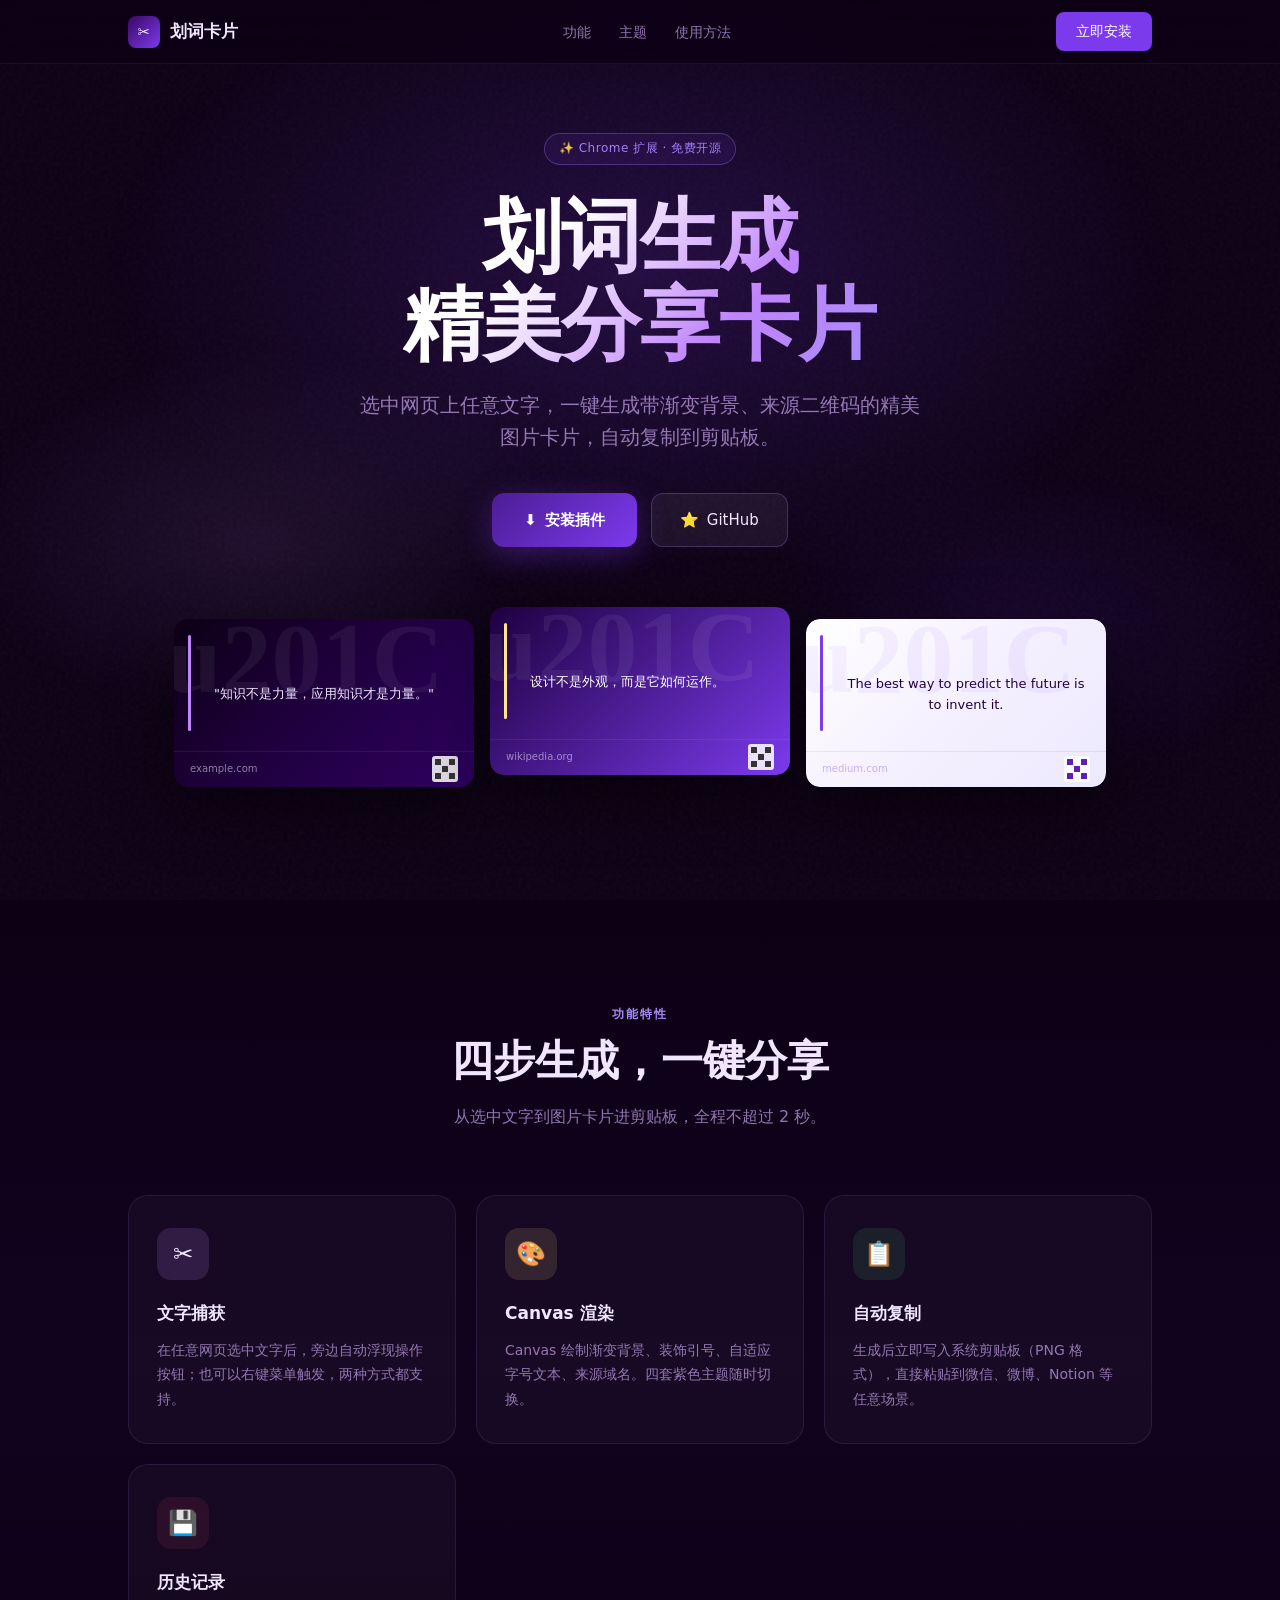
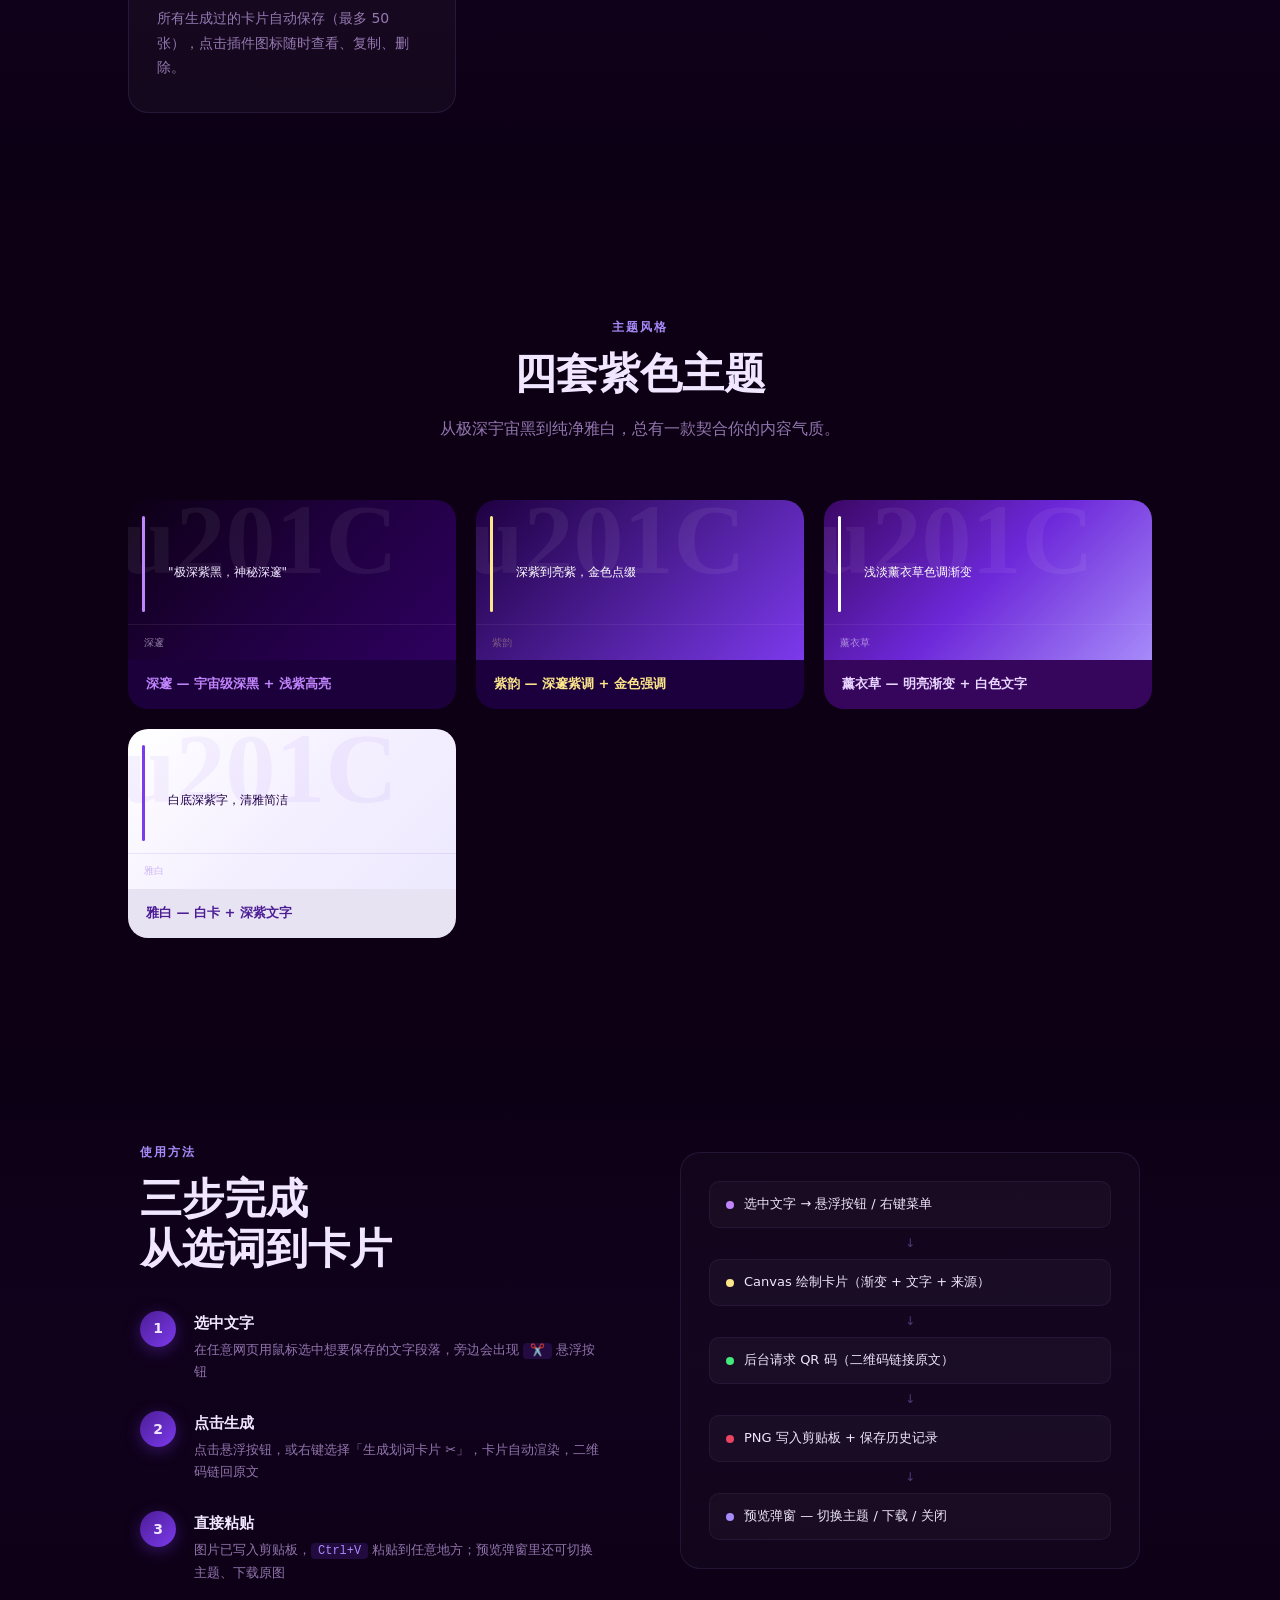
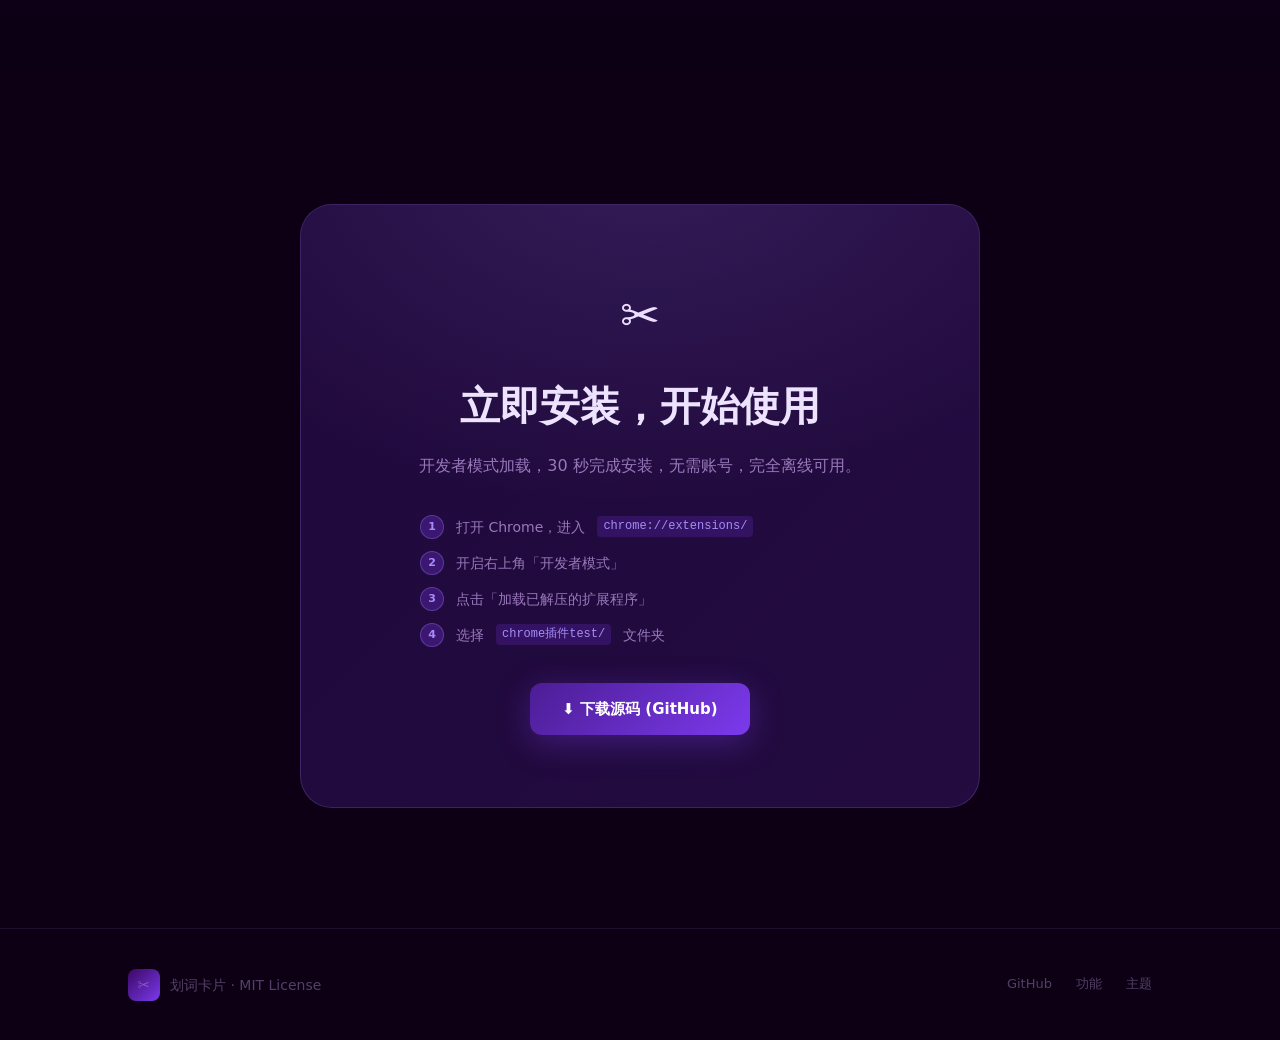
<file: index.html>
<!DOCTYPE html>
<html lang="zh-CN">
<head>
  <meta charset="UTF-8" />
  <meta name="viewport" content="width=device-width, initial-scale=1.0" />
  <title>划词卡片 · Chrome 插件</title>
  <style>
    /* ── Reset & Base ──────────────────────────────────────────────────────── */
    *, *::before, *::after { box-sizing: border-box; margin: 0; padding: 0; }

    :root {
      --purple-deep:   #0d0015;
      --purple-dark:   #1e0040;
      --purple-mid:    #4c1d95;
      --purple-main:   #7c3aed;
      --purple-light:  #a78bfa;
      --purple-pale:   #ede9fe;
      --accent-gold:   #fde68a;
      --text-primary:  #f0e6ff;
      --text-secondary: rgba(216,180,254,0.65);
      --text-muted:    rgba(216,180,254,0.35);
    }

    html { scroll-behavior: smooth; }

    body {
      font-family: "PingFang SC", "Noto Sans SC", "Microsoft YaHei", system-ui, sans-serif;
      background: var(--purple-deep);
      color: var(--text-primary);
      line-height: 1.6;
      overflow-x: hidden;
    }

    /* ── Noise texture overlay ─────────────────────────────────────────────── */
    body::before {
      content: '';
      position: fixed;
      inset: 0;
      background-image: url("data:image/svg+xml,%3Csvg viewBox='0 0 256 256' xmlns='http://www.w3.org/2000/svg'%3E%3Cfilter id='noise'%3E%3CfeTurbulence type='fractalNoise' baseFrequency='0.9' numOctaves='4' stitchTiles='stitch'/%3E%3C/filter%3E%3Crect width='100%25' height='100%25' filter='url(%23noise)' opacity='0.04'/%3E%3C/svg%3E");
      pointer-events: none;
      z-index: 0;
    }

    /* ── Nav ───────────────────────────────────────────────────────────────── */
    nav {
      position: fixed;
      top: 0; left: 0; right: 0;
      z-index: 100;
      display: flex;
      align-items: center;
      justify-content: space-between;
      padding: 0 10%;
      height: 64px;
      background: rgba(13, 0, 21, 0.75);
      backdrop-filter: blur(20px);
      -webkit-backdrop-filter: blur(20px);
      border-bottom: 1px solid rgba(167,139,250,0.1);
    }

    .nav-logo {
      display: flex;
      align-items: center;
      gap: 10px;
      font-size: 17px;
      font-weight: 600;
      color: var(--text-primary);
      text-decoration: none;
    }

    .nav-logo-icon {
      width: 32px;
      height: 32px;
      border-radius: 8px;
      background: linear-gradient(135deg, #3b0764, #7c3aed);
      display: flex;
      align-items: center;
      justify-content: center;
      font-size: 15px;
    }

    .nav-links {
      display: flex;
      gap: 28px;
      list-style: none;
    }

    .nav-links a {
      color: var(--text-secondary);
      text-decoration: none;
      font-size: 14px;
      transition: color 0.2s;
    }
    .nav-links a:hover { color: var(--text-primary); }

    .btn-nav {
      padding: 8px 20px;
      background: var(--purple-main);
      color: #fff;
      border: none;
      border-radius: 8px;
      font-size: 14px;
      font-weight: 500;
      cursor: pointer;
      text-decoration: none;
      transition: background 0.2s, transform 0.15s;
    }
    .btn-nav:hover { background: #6d28d9; transform: translateY(-1px); }

    /* ── Hero ──────────────────────────────────────────────────────────────── */
    .hero {
      position: relative;
      min-height: 100vh;
      display: flex;
      flex-direction: column;
      align-items: center;
      justify-content: center;
      text-align: center;
      padding: 100px 10% 80px;
      overflow: hidden;
    }

    /* Background radial glows */
    .hero::after {
      content: '';
      position: absolute;
      inset: 0;
      background:
        radial-gradient(ellipse 60% 50% at 50% 30%, rgba(124,58,237,0.2) 0%, transparent 70%),
        radial-gradient(ellipse 40% 35% at 20% 60%, rgba(192,132,252,0.1) 0%, transparent 60%),
        radial-gradient(ellipse 35% 30% at 80% 70%, rgba(109,40,217,0.12) 0%, transparent 60%);
      pointer-events: none;
    }

    .hero-badge {
      display: inline-flex;
      align-items: center;
      gap: 6px;
      padding: 5px 14px;
      border: 1px solid rgba(167,139,250,0.3);
      border-radius: 20px;
      font-size: 12px;
      color: var(--purple-light);
      background: rgba(124,58,237,0.1);
      margin-bottom: 28px;
      letter-spacing: 0.5px;
    }

    .hero-title {
      font-size: clamp(42px, 7vw, 80px);
      font-weight: 700;
      line-height: 1.1;
      letter-spacing: -1px;
      margin-bottom: 20px;
      background: linear-gradient(135deg, #fff 30%, #c084fc 70%, #a78bfa);
      -webkit-background-clip: text;
      -webkit-text-fill-color: transparent;
      background-clip: text;
      position: relative;
      z-index: 1;
    }

    .hero-sub {
      font-size: clamp(16px, 2vw, 20px);
      color: var(--text-secondary);
      max-width: 560px;
      margin: 0 auto 40px;
      position: relative;
      z-index: 1;
    }

    .hero-actions {
      display: flex;
      gap: 14px;
      flex-wrap: wrap;
      justify-content: center;
      position: relative;
      z-index: 1;
      margin-bottom: 72px;
    }

    .btn-primary {
      display: inline-flex;
      align-items: center;
      gap: 8px;
      padding: 14px 32px;
      background: linear-gradient(135deg, #4c1d95, #7c3aed);
      color: #fff;
      border: none;
      border-radius: 12px;
      font-size: 15px;
      font-weight: 600;
      cursor: pointer;
      text-decoration: none;
      transition: transform 0.2s, box-shadow 0.2s;
      box-shadow: 0 8px 32px rgba(124,58,237,0.35);
    }
    .btn-primary:hover { transform: translateY(-2px); box-shadow: 0 12px 40px rgba(124,58,237,0.45); }

    .btn-secondary {
      display: inline-flex;
      align-items: center;
      gap: 8px;
      padding: 14px 28px;
      background: rgba(255,255,255,0.06);
      color: var(--text-primary);
      border: 1px solid rgba(167,139,250,0.25);
      border-radius: 12px;
      font-size: 15px;
      font-weight: 500;
      cursor: pointer;
      text-decoration: none;
      transition: background 0.2s, transform 0.2s;
    }
    .btn-secondary:hover { background: rgba(255,255,255,0.1); transform: translateY(-2px); }

    /* ── Card preview row ──────────────────────────────────────────────────── */
    .card-preview-row {
      display: flex;
      gap: 16px;
      position: relative;
      z-index: 1;
      flex-wrap: wrap;
      justify-content: center;
    }

    .preview-card {
      border-radius: 14px;
      overflow: hidden;
      box-shadow: 0 20px 60px rgba(0,0,0,0.5);
      transition: transform 0.3s, box-shadow 0.3s;
      flex-shrink: 0;
    }
    .preview-card:hover { transform: translateY(-6px) scale(1.02); box-shadow: 0 28px 80px rgba(124,58,237,0.4); }

    /* Simulated cards using pure CSS */
    .mock-card {
      width: 300px;
      height: 168px;
      border-radius: 14px;
      position: relative;
      overflow: hidden;
      display: flex;
      flex-direction: column;
      justify-content: space-between;
      padding: 20px 20px 0;
    }

    .mock-card::before {
      content: '\u201C';
      position: absolute;
      top: -10px;
      left: -8px;
      font-size: 100px;
      font-family: Georgia, serif;
      font-weight: bold;
      opacity: 0.06;
      color: #fff;
      line-height: 1;
    }

    .mock-accent-bar {
      position: absolute;
      left: 14px;
      top: 16px;
      width: 3px;
      height: 96px;
      border-radius: 2px;
    }

    .mock-text {
      font-size: 13px;
      line-height: 1.6;
      padding-left: 20px;
      font-weight: 400;
      flex: 1;
      display: flex;
      align-items: center;
    }

    .mock-footer {
      height: 36px;
      display: flex;
      align-items: center;
      justify-content: space-between;
      padding: 0 4px;
      border-top: 1px solid rgba(255,255,255,0.06);
      margin: 0 -20px;
      padding: 0 16px;
    }

    .mock-domain { font-size: 10px; opacity: 0.55; }
    .mock-qr {
      width: 26px; height: 26px;
      border-radius: 3px;
      background: rgba(255,255,255,0.85);
      display: grid;
      grid-template-columns: repeat(3,1fr);
      gap: 1.5px;
      padding: 3px;
    }
    .mock-qr-dot { background: #333; border-radius: 0.5px; }

    /* Theme 0: 深邃 */
    .card-theme-0 { background: linear-gradient(135deg, #0d0015, #200040, #2e0060); }
    .card-theme-0 .mock-accent-bar { background: #c084fc; }
    .card-theme-0 .mock-text { color: #f0e6ff; }
    .card-theme-0 .mock-footer { border-top-color: rgba(255,255,255,0.07); }

    /* Theme 1: 紫韵 */
    .card-theme-1 { background: linear-gradient(135deg, #1e0040, #4c1d95, #7c3aed); }
    .card-theme-1 .mock-accent-bar { background: #fde68a; }
    .card-theme-1 .mock-text { color: #fff; }

    /* Theme 2: 薰衣草 */
    .card-theme-2 { background: linear-gradient(135deg, #3b0764, #6d28d9, #a78bfa); }
    .card-theme-2 .mock-accent-bar { background: #fff; }
    .card-theme-2 .mock-text { color: #fff; }

    /* Theme 3: 雅白 */
    .card-theme-3 { background: linear-gradient(135deg, #fff, #f5f0ff, #ede9fe); }
    .card-theme-3::before { color: #7c3aed !important; }
    .card-theme-3 .mock-accent-bar { background: #7c3aed; }
    .card-theme-3 .mock-text { color: #1e0040; }
    .card-theme-3 .mock-footer { border-top-color: rgba(109,40,217,0.1); }
    .card-theme-3 .mock-domain { color: rgba(109,40,217,0.6); }

    /* ── Section base ──────────────────────────────────────────────────────── */
    section {
      position: relative;
      padding: 100px 10%;
      z-index: 1;
    }

    .section-label {
      display: inline-block;
      font-size: 12px;
      font-weight: 600;
      letter-spacing: 2px;
      text-transform: uppercase;
      color: var(--purple-light);
      margin-bottom: 12px;
    }

    .section-title {
      font-size: clamp(28px, 4vw, 42px);
      font-weight: 700;
      line-height: 1.2;
      margin-bottom: 16px;
    }

    .section-desc {
      font-size: 16px;
      color: var(--text-secondary);
      max-width: 520px;
      line-height: 1.8;
    }

    /* ── Features ──────────────────────────────────────────────────────────── */
    #features {
      background: linear-gradient(180deg, transparent, rgba(76,29,149,0.08) 50%, transparent);
    }

    .features-header { text-align: center; margin-bottom: 64px; }
    .features-header .section-desc { margin: 0 auto; }

    .features-grid {
      display: grid;
      grid-template-columns: repeat(auto-fit, minmax(260px, 1fr));
      gap: 20px;
    }

    .feature-card {
      background: rgba(255,255,255,0.03);
      border: 1px solid rgba(167,139,250,0.12);
      border-radius: 20px;
      padding: 32px 28px;
      transition: background 0.25s, border-color 0.25s, transform 0.25s;
    }
    .feature-card:hover {
      background: rgba(124,58,237,0.08);
      border-color: rgba(167,139,250,0.28);
      transform: translateY(-4px);
    }

    .feature-icon {
      width: 52px;
      height: 52px;
      border-radius: 14px;
      display: flex;
      align-items: center;
      justify-content: center;
      font-size: 24px;
      margin-bottom: 20px;
    }

    .feature-icon-0 { background: rgba(192,132,252,0.15); }
    .feature-icon-1 { background: rgba(253,230,138,0.12); }
    .feature-icon-2 { background: rgba(67,233,123,0.1); }
    .feature-icon-3 { background: rgba(233,69,96,0.1); }

    .feature-title {
      font-size: 17px;
      font-weight: 600;
      margin-bottom: 10px;
      color: var(--text-primary);
    }

    .feature-desc {
      font-size: 14px;
      color: var(--text-secondary);
      line-height: 1.75;
    }

    /* ── Themes showcase ───────────────────────────────────────────────────── */
    #themes { text-align: center; }

    .themes-header { margin-bottom: 56px; }
    .themes-header .section-desc { margin: 0 auto; }

    .themes-grid {
      display: grid;
      grid-template-columns: repeat(auto-fit, minmax(260px, 1fr));
      gap: 20px;
      max-width: 1100px;
      margin: 0 auto;
    }

    .theme-showcase {
      border-radius: 20px;
      overflow: hidden;
      transition: transform 0.3s, box-shadow 0.3s;
      cursor: default;
    }
    .theme-showcase:hover { transform: translateY(-6px); box-shadow: 0 24px 60px rgba(0,0,0,0.4); }

    .theme-showcase .mock-card {
      width: 100%;
      height: 188px;
      border-radius: 0;
    }

    .theme-name-tag {
      text-align: left;
      padding: 14px 18px;
      font-size: 13px;
      font-weight: 600;
    }

    .tag-0 { background: rgba(30, 0, 64, 0.9);  color: #c084fc; }
    .tag-1 { background: rgba(30, 0, 64, 0.95); color: #fde68a; }
    .tag-2 { background: rgba(59, 7, 100, 0.9);  color: #e9d5ff; }
    .tag-3 { background: rgba(245,240,255,0.95); color: #4c1d95; }

    /* ── How to use ────────────────────────────────────────────────────────── */
    #howto {
      background: linear-gradient(180deg, transparent, rgba(76,29,149,0.06) 50%, transparent);
    }

    .howto-inner {
      display: grid;
      grid-template-columns: 1fr 1fr;
      gap: 80px;
      align-items: center;
      max-width: 1000px;
      margin: 0 auto;
    }

    .steps { display: flex; flex-direction: column; gap: 28px; }

    .step {
      display: flex;
      gap: 18px;
      align-items: flex-start;
    }

    .step-num {
      width: 36px;
      height: 36px;
      border-radius: 50%;
      background: linear-gradient(135deg, #4c1d95, #7c3aed);
      display: flex;
      align-items: center;
      justify-content: center;
      font-size: 14px;
      font-weight: 700;
      flex-shrink: 0;
      box-shadow: 0 4px 16px rgba(124,58,237,0.35);
    }

    .step-body h4 {
      font-size: 15px;
      font-weight: 600;
      margin-bottom: 4px;
    }

    .step-body p {
      font-size: 13px;
      color: var(--text-secondary);
      line-height: 1.7;
    }

    .step-body code {
      background: rgba(124,58,237,0.18);
      color: var(--purple-light);
      padding: 1px 7px;
      border-radius: 4px;
      font-size: 12px;
      font-family: "SF Mono", "Fira Code", monospace;
    }

    /* Animated flow diagram */
    .flow-diagram {
      background: rgba(255,255,255,0.02);
      border: 1px solid rgba(167,139,250,0.12);
      border-radius: 20px;
      padding: 28px;
      display: flex;
      flex-direction: column;
      gap: 6px;
    }

    .flow-row {
      display: flex;
      align-items: center;
      gap: 10px;
      padding: 12px 16px;
      border-radius: 10px;
      font-size: 13px;
      background: rgba(255,255,255,0.03);
      border: 1px solid rgba(167,139,250,0.08);
      transition: background 0.2s;
    }
    .flow-row:hover { background: rgba(124,58,237,0.1); }

    .flow-dot {
      width: 8px;
      height: 8px;
      border-radius: 50%;
      flex-shrink: 0;
    }

    .flow-arrow {
      text-align: center;
      color: rgba(167,139,250,0.4);
      font-size: 12px;
      padding: 0 16px;
    }

    /* ── Install CTA ───────────────────────────────────────────────────────── */
    #install {
      text-align: center;
      padding: 120px 10%;
    }

    .cta-box {
      background: linear-gradient(135deg, rgba(76,29,149,0.3), rgba(124,58,237,0.2));
      border: 1px solid rgba(167,139,250,0.2);
      border-radius: 32px;
      padding: 72px 48px;
      max-width: 680px;
      margin: 0 auto;
      position: relative;
      overflow: hidden;
    }

    .cta-box::before {
      content: '';
      position: absolute;
      inset: 0;
      background: radial-gradient(ellipse 80% 60% at 50% -10%, rgba(167,139,250,0.15), transparent);
      pointer-events: none;
    }

    .cta-title {
      font-size: clamp(28px, 4vw, 40px);
      font-weight: 700;
      margin-bottom: 14px;
    }

    .cta-desc {
      font-size: 16px;
      color: var(--text-secondary);
      margin-bottom: 36px;
      line-height: 1.7;
    }

    .install-steps {
      display: flex;
      flex-direction: column;
      gap: 12px;
      text-align: left;
      max-width: 440px;
      margin: 0 auto 36px;
    }

    .install-step {
      display: flex;
      align-items: center;
      gap: 12px;
      font-size: 14px;
      color: var(--text-secondary);
    }

    .install-step::before {
      content: attr(data-n);
      width: 24px;
      height: 24px;
      border-radius: 50%;
      background: rgba(124,58,237,0.3);
      border: 1px solid rgba(167,139,250,0.3);
      display: flex;
      align-items: center;
      justify-content: center;
      font-size: 11px;
      font-weight: 700;
      color: var(--purple-light);
      flex-shrink: 0;
    }

    /* ── Footer ────────────────────────────────────────────────────────────── */
    footer {
      border-top: 1px solid rgba(167,139,250,0.1);
      padding: 40px 10%;
      display: flex;
      align-items: center;
      justify-content: space-between;
      flex-wrap: wrap;
      gap: 16px;
    }

    .footer-left {
      display: flex;
      align-items: center;
      gap: 10px;
      font-size: 14px;
      color: var(--text-muted);
    }

    .footer-right {
      display: flex;
      gap: 24px;
    }

    .footer-right a {
      font-size: 13px;
      color: var(--text-muted);
      text-decoration: none;
      transition: color 0.2s;
    }
    .footer-right a:hover { color: var(--purple-light); }

    /* ── Scroll animations ─────────────────────────────────────────────────── */
    .fade-up {
      opacity: 0;
      transform: translateY(30px);
      transition: opacity 0.6s ease, transform 0.6s ease;
    }
    .fade-up.visible {
      opacity: 1;
      transform: translateY(0);
    }

    /* ── Responsive ────────────────────────────────────────────────────────── */
    @media (max-width: 768px) {
      nav { padding: 0 5%; }
      .nav-links { display: none; }
      section { padding: 80px 5%; }
      .hero { padding: 100px 5% 60px; }
      .howto-inner { grid-template-columns: 1fr; gap: 40px; }
      footer { flex-direction: column; text-align: center; }
      .footer-right { justify-content: center; }
    }
  </style>
</head>
<body>

  <!-- Nav -->
  <nav>
    <a href="#" class="nav-logo">
      <div class="nav-logo-icon">✂️</div>
      划词卡片
    </a>
    <ul class="nav-links">
      <li><a href="#features">功能</a></li>
      <li><a href="#themes">主题</a></li>
      <li><a href="#howto">使用方法</a></li>
    </ul>
    <a href="#install" class="btn-nav">立即安装</a>
  </nav>

  <!-- Hero -->
  <section class="hero">
    <div class="hero-badge">✨ Chrome 扩展 · 免费开源</div>
    <h1 class="hero-title">划词生成<br>精美分享卡片</h1>
    <p class="hero-sub">选中网页上任意文字，一键生成带渐变背景、来源二维码的精美图片卡片，自动复制到剪贴板。</p>
    <div class="hero-actions">
      <a href="#install" class="btn-primary">
        <span>⬇️</span> 安装插件
      </a>
      <a href="https://github.com/Alphaist-Partners/vibe-coding-workshop" target="_blank" class="btn-secondary">
        <span>⭐</span> GitHub
      </a>
    </div>

    <!-- Card previews -->
    <div class="card-preview-row">
      <div class="preview-card">
        <div class="mock-card card-theme-0">
          <div class="mock-accent-bar"></div>
          <div class="mock-text">"知识不是力量，应用知识才是力量。"</div>
          <div class="mock-footer">
            <span class="mock-domain">example.com</span>
            <div class="mock-qr">
              <div class="mock-qr-dot"></div><div class="mock-qr-dot" style="opacity:0"></div><div class="mock-qr-dot"></div>
              <div class="mock-qr-dot" style="opacity:0"></div><div class="mock-qr-dot"></div><div class="mock-qr-dot" style="opacity:0"></div>
              <div class="mock-qr-dot"></div><div class="mock-qr-dot" style="opacity:0"></div><div class="mock-qr-dot"></div>
            </div>
          </div>
        </div>
      </div>
      <div class="preview-card" style="transform: translateY(-12px)">
        <div class="mock-card card-theme-1">
          <div class="mock-accent-bar"></div>
          <div class="mock-text">设计不是外观，而是它如何运作。</div>
          <div class="mock-footer">
            <span class="mock-domain">wikipedia.org</span>
            <div class="mock-qr">
              <div class="mock-qr-dot"></div><div class="mock-qr-dot" style="opacity:0"></div><div class="mock-qr-dot"></div>
              <div class="mock-qr-dot" style="opacity:0"></div><div class="mock-qr-dot"></div><div class="mock-qr-dot" style="opacity:0"></div>
              <div class="mock-qr-dot"></div><div class="mock-qr-dot" style="opacity:0"></div><div class="mock-qr-dot"></div>
            </div>
          </div>
        </div>
      </div>
      <div class="preview-card">
        <div class="mock-card card-theme-3">
          <div class="mock-accent-bar"></div>
          <div class="mock-text">The best way to predict the future is to invent it.</div>
          <div class="mock-footer">
            <span class="mock-domain">medium.com</span>
            <div class="mock-qr">
              <div class="mock-qr-dot" style="background:#5b21b6"></div><div class="mock-qr-dot" style="opacity:0"></div><div class="mock-qr-dot" style="background:#5b21b6"></div>
              <div class="mock-qr-dot" style="opacity:0"></div><div class="mock-qr-dot" style="background:#5b21b6"></div><div class="mock-qr-dot" style="opacity:0"></div>
              <div class="mock-qr-dot" style="background:#5b21b6"></div><div class="mock-qr-dot" style="opacity:0"></div><div class="mock-qr-dot" style="background:#5b21b6"></div>
            </div>
          </div>
        </div>
      </div>
    </div>
  </section>

  <!-- Features -->
  <section id="features">
    <div class="features-header fade-up">
      <div class="section-label">功能特性</div>
      <h2 class="section-title">四步生成，一键分享</h2>
      <p class="section-desc">从选中文字到图片卡片进剪贴板，全程不超过 2 秒。</p>
    </div>
    <div class="features-grid">
      <div class="feature-card fade-up">
        <div class="feature-icon feature-icon-0">✂️</div>
        <h3 class="feature-title">文字捕获</h3>
        <p class="feature-desc">在任意网页选中文字后，旁边自动浮现操作按钮；也可以右键菜单触发，两种方式都支持。</p>
      </div>
      <div class="feature-card fade-up" style="transition-delay:0.1s">
        <div class="feature-icon feature-icon-1">🎨</div>
        <h3 class="feature-title">Canvas 渲染</h3>
        <p class="feature-desc">Canvas 绘制渐变背景、装饰引号、自适应字号文本、来源域名。四套紫色主题随时切换。</p>
      </div>
      <div class="feature-card fade-up" style="transition-delay:0.2s">
        <div class="feature-icon feature-icon-2">📋</div>
        <h3 class="feature-title">自动复制</h3>
        <p class="feature-desc">生成后立即写入系统剪贴板（PNG 格式），直接粘贴到微信、微博、Notion 等任意场景。</p>
      </div>
      <div class="feature-card fade-up" style="transition-delay:0.3s">
        <div class="feature-icon feature-icon-3">💾</div>
        <h3 class="feature-title">历史记录</h3>
        <p class="feature-desc">所有生成过的卡片自动保存（最多 50 张），点击插件图标随时查看、复制、删除。</p>
      </div>
    </div>
  </section>

  <!-- Themes -->
  <section id="themes">
    <div class="themes-header fade-up">
      <div class="section-label">主题风格</div>
      <h2 class="section-title">四套紫色主题</h2>
      <p class="section-desc">从极深宇宙黑到纯净雅白，总有一款契合你的内容气质。</p>
    </div>
    <div class="themes-grid">
      <div class="theme-showcase fade-up">
        <div class="mock-card card-theme-0" style="height:160px;width:100%">
          <div class="mock-accent-bar"></div>
          <div class="mock-text" style="font-size:12px">"极深紫黑，神秘深邃"</div>
          <div class="mock-footer"><span class="mock-domain">深邃</span></div>
        </div>
        <div class="theme-name-tag tag-0">深邃 — 宇宙级深黑 + 浅紫高亮</div>
      </div>
      <div class="theme-showcase fade-up" style="transition-delay:0.1s">
        <div class="mock-card card-theme-1" style="height:160px;width:100%">
          <div class="mock-accent-bar"></div>
          <div class="mock-text" style="font-size:12px">深紫到亮紫，金色点缀</div>
          <div class="mock-footer"><span class="mock-domain" style="color:rgba(253,230,138,0.6)">紫韵</span></div>
        </div>
        <div class="theme-name-tag tag-1">紫韵 — 深邃紫调 + 金色强调</div>
      </div>
      <div class="theme-showcase fade-up" style="transition-delay:0.2s">
        <div class="mock-card card-theme-2" style="height:160px;width:100%">
          <div class="mock-accent-bar"></div>
          <div class="mock-text" style="font-size:12px">浅淡薰衣草色调渐变</div>
          <div class="mock-footer"><span class="mock-domain">薰衣草</span></div>
        </div>
        <div class="theme-name-tag tag-2">薰衣草 — 明亮渐变 + 白色文字</div>
      </div>
      <div class="theme-showcase fade-up" style="transition-delay:0.3s">
        <div class="mock-card card-theme-3" style="height:160px;width:100%">
          <div class="mock-accent-bar"></div>
          <div class="mock-text" style="font-size:12px">白底深紫字，清雅简洁</div>
          <div class="mock-footer"><span class="mock-domain" style="color:rgba(109,40,217,0.55)">雅白</span></div>
        </div>
        <div class="theme-name-tag tag-3">雅白 — 白卡 + 深紫文字</div>
      </div>
    </div>
  </section>

  <!-- How to use -->
  <section id="howto">
    <div class="howto-inner">
      <div class="fade-up">
        <div class="section-label">使用方法</div>
        <h2 class="section-title" style="margin-bottom:36px">三步完成<br>从选词到卡片</h2>
        <div class="steps">
          <div class="step">
            <div class="step-num">1</div>
            <div class="step-body">
              <h4>选中文字</h4>
              <p>在任意网页用鼠标选中想要保存的文字段落，旁边会出现 <code>✂️</code> 悬浮按钮</p>
            </div>
          </div>
          <div class="step">
            <div class="step-num">2</div>
            <div class="step-body">
              <h4>点击生成</h4>
              <p>点击悬浮按钮，或右键选择「生成划词卡片 ✂️」，卡片自动渲染，二维码链回原文</p>
            </div>
          </div>
          <div class="step">
            <div class="step-num">3</div>
            <div class="step-body">
              <h4>直接粘贴</h4>
              <p>图片已写入剪贴板，<code>Ctrl+V</code> 粘贴到任意地方；预览弹窗里还可切换主题、下载原图</p>
            </div>
          </div>
        </div>
      </div>

      <div class="flow-diagram fade-up" style="transition-delay:0.2s">
        <div class="flow-row">
          <div class="flow-dot" style="background:#c084fc"></div>
          <span>选中文字 → 悬浮按钮 / 右键菜单</span>
        </div>
        <div class="flow-arrow">↓</div>
        <div class="flow-row">
          <div class="flow-dot" style="background:#fde68a"></div>
          <span>Canvas 绘制卡片（渐变 + 文字 + 来源）</span>
        </div>
        <div class="flow-arrow">↓</div>
        <div class="flow-row">
          <div class="flow-dot" style="background:#43e97b"></div>
          <span>后台请求 QR 码（二维码链接原文）</span>
        </div>
        <div class="flow-arrow">↓</div>
        <div class="flow-row">
          <div class="flow-dot" style="background:#e94560"></div>
          <span>PNG 写入剪贴板 + 保存历史记录</span>
        </div>
        <div class="flow-arrow">↓</div>
        <div class="flow-row">
          <div class="flow-dot" style="background:#a78bfa"></div>
          <span>预览弹窗 — 切换主题 / 下载 / 关闭</span>
        </div>
      </div>
    </div>
  </section>

  <!-- Install CTA -->
  <section id="install">
    <div class="cta-box fade-up">
      <div style="font-size:48px;margin-bottom:20px">✂️</div>
      <h2 class="cta-title">立即安装，开始使用</h2>
      <p class="cta-desc">开发者模式加载，30 秒完成安装，无需账号，完全离线可用。</p>
      <div class="install-steps">
        <div class="install-step" data-n="1">打开 Chrome，进入 <code style="background:rgba(124,58,237,0.2);color:#a78bfa;padding:1px 6px;border-radius:4px;font-size:12px">chrome://extensions/</code></div>
        <div class="install-step" data-n="2">开启右上角「开发者模式」</div>
        <div class="install-step" data-n="3">点击「加载已解压的扩展程序」</div>
        <div class="install-step" data-n="4">选择 <code style="background:rgba(124,58,237,0.2);color:#a78bfa;padding:1px 6px;border-radius:4px;font-size:12px">chrome插件test/</code> 文件夹</div>
      </div>
      <a href="https://github.com/Alphaist-Partners/vibe-coding-workshop" target="_blank" class="btn-primary">
        ⬇️ 下载源码 (GitHub)
      </a>
    </div>
  </section>

  <!-- Footer -->
  <footer>
    <div class="footer-left">
      <div class="nav-logo-icon">✂️</div>
      <span>划词卡片 · MIT License</span>
    </div>
    <div class="footer-right">
      <a href="https://github.com/Alphaist-Partners/vibe-coding-workshop" target="_blank">GitHub</a>
      <a href="#features">功能</a>
      <a href="#themes">主题</a>
    </div>
  </footer>

  <script>
    // Scroll fade-in animation
    const observer = new IntersectionObserver(
      entries => entries.forEach(e => { if (e.isIntersecting) e.target.classList.add('visible'); }),
      { threshold: 0.15 }
    );
    document.querySelectorAll('.fade-up').forEach(el => observer.observe(el));
  </script>
</body>
</html>
</file>
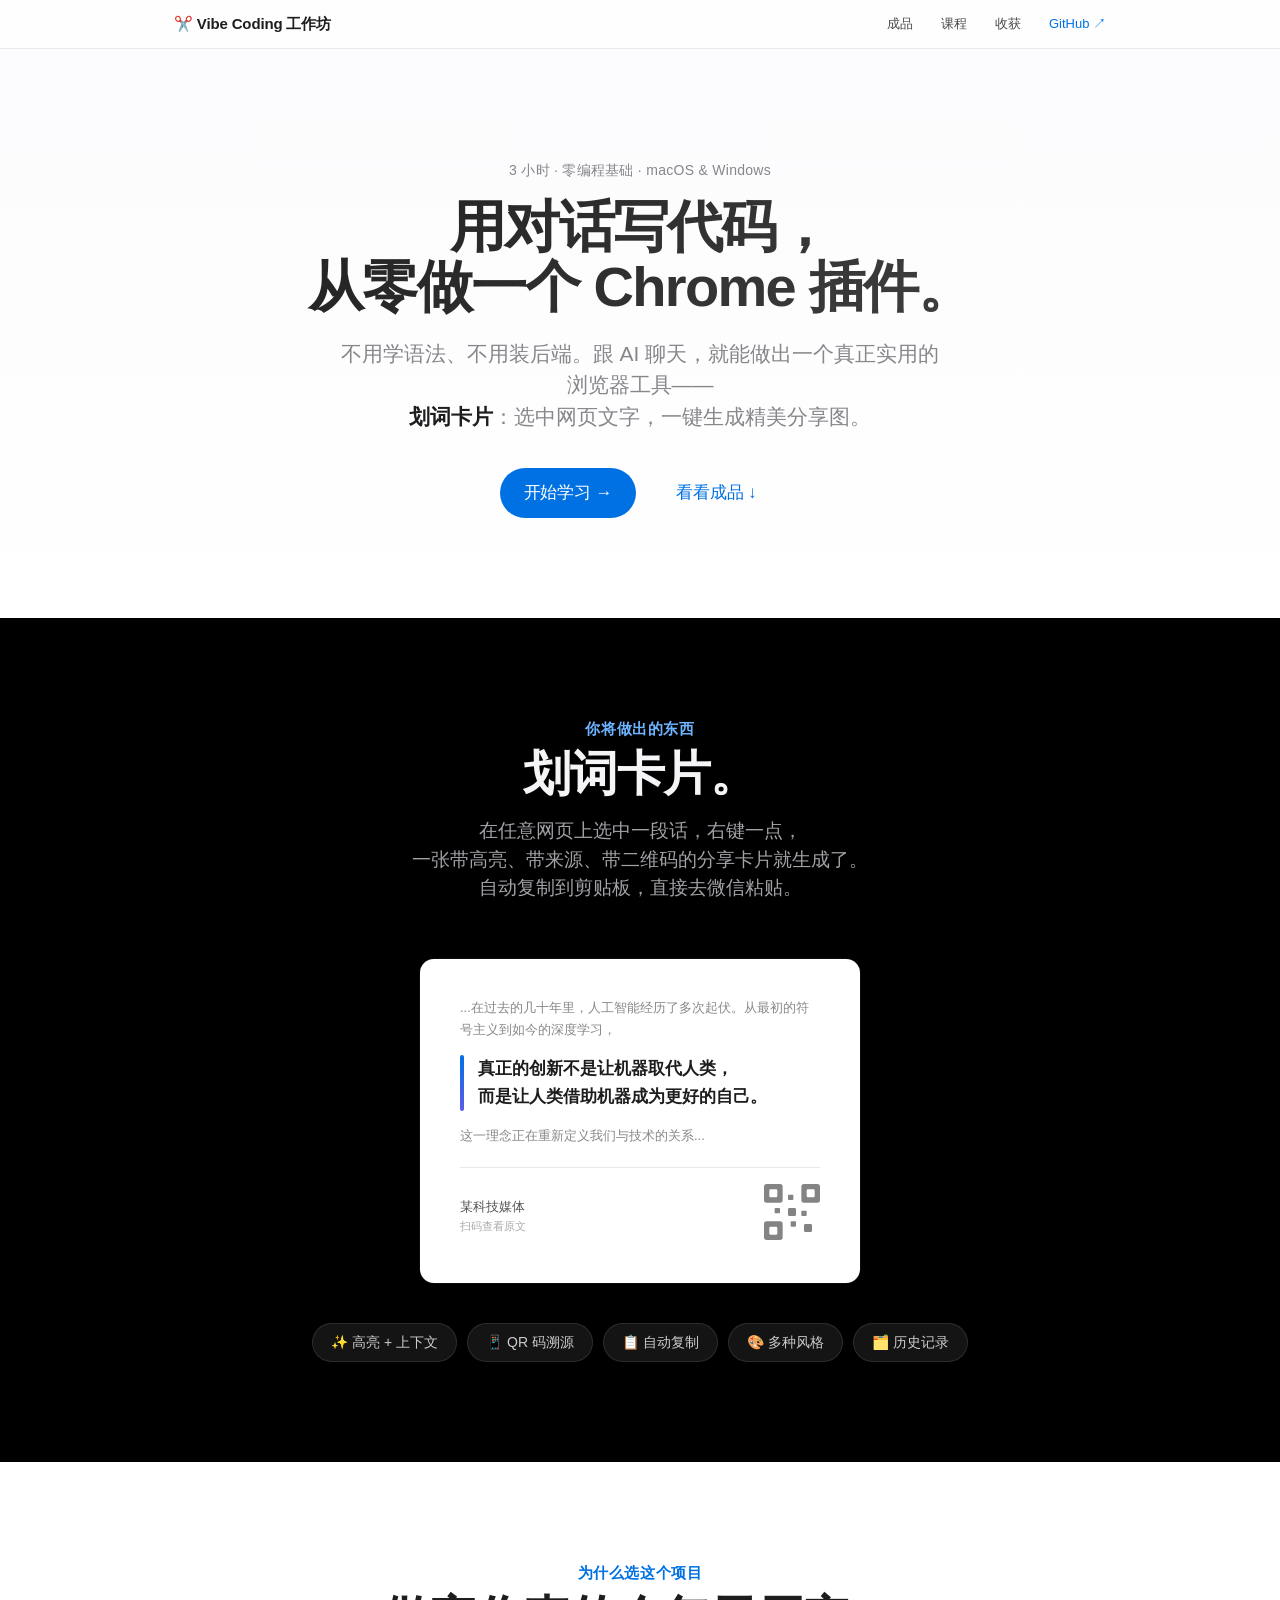
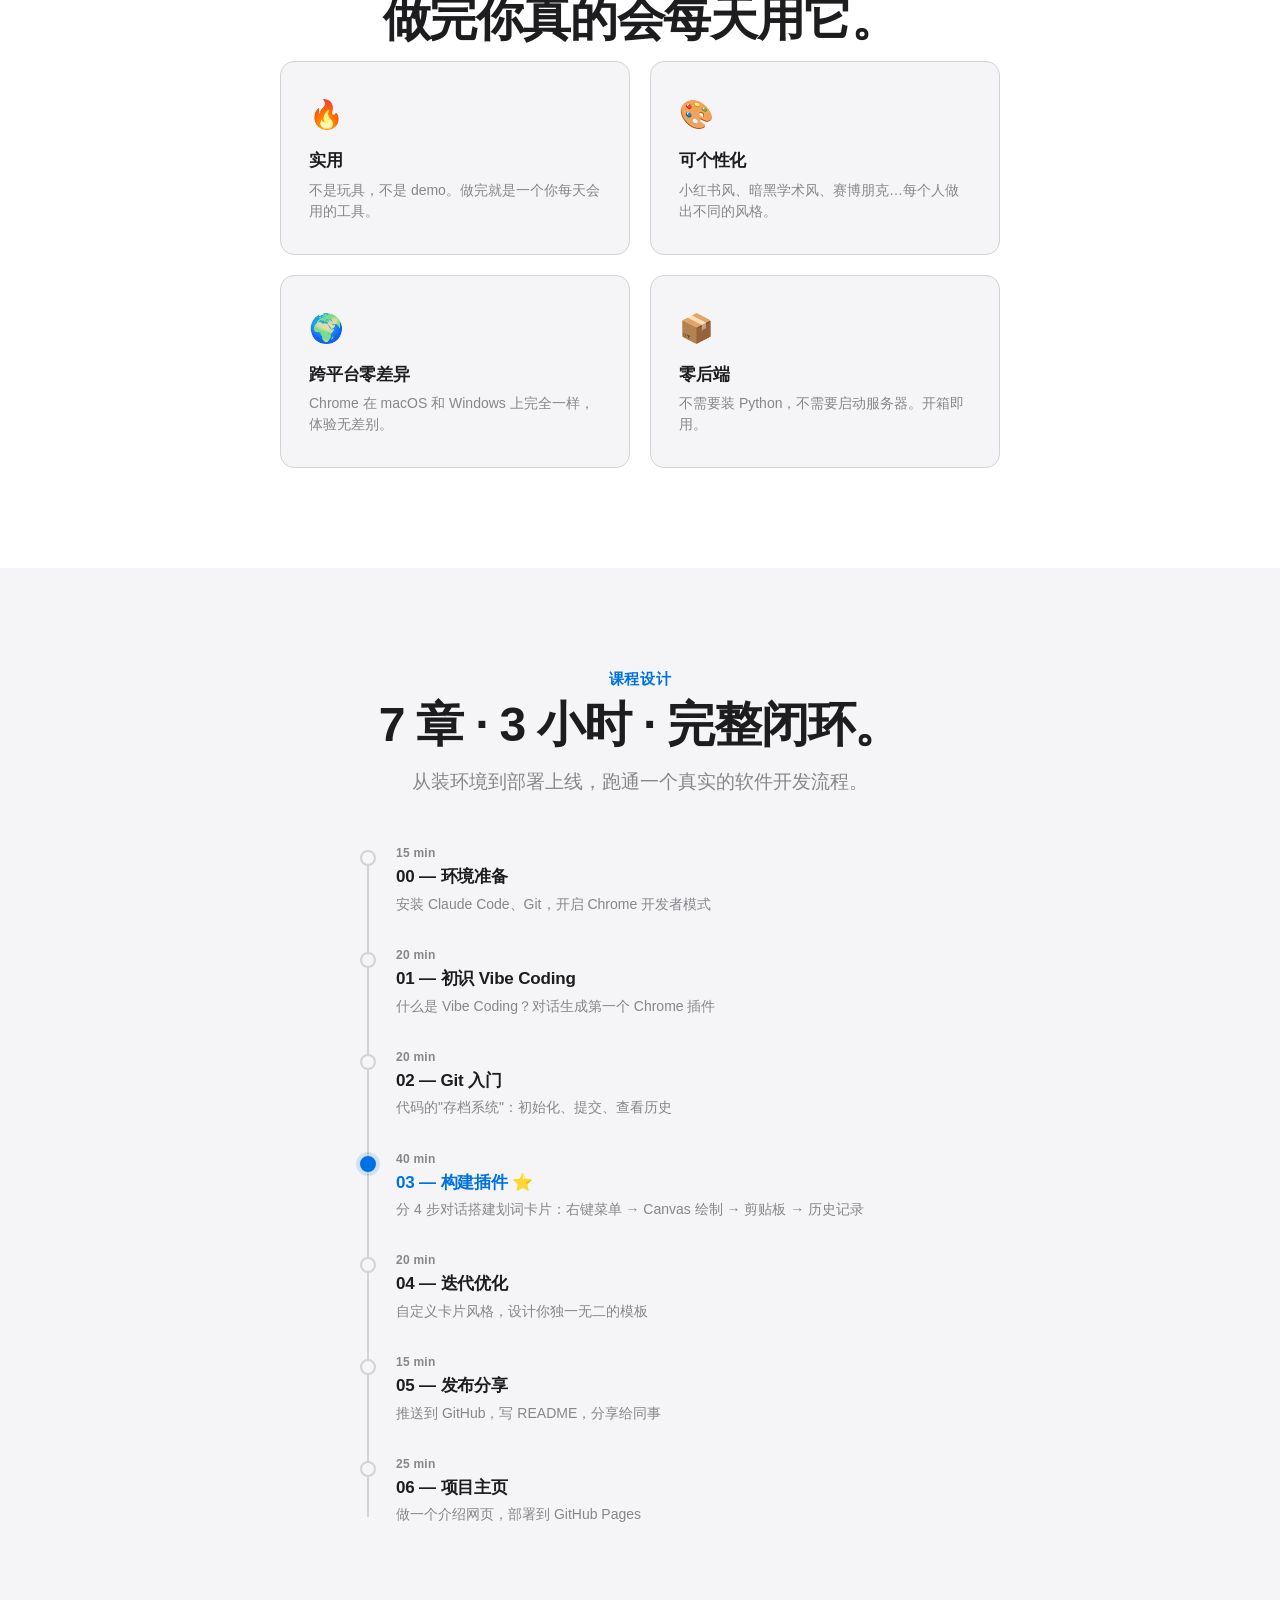
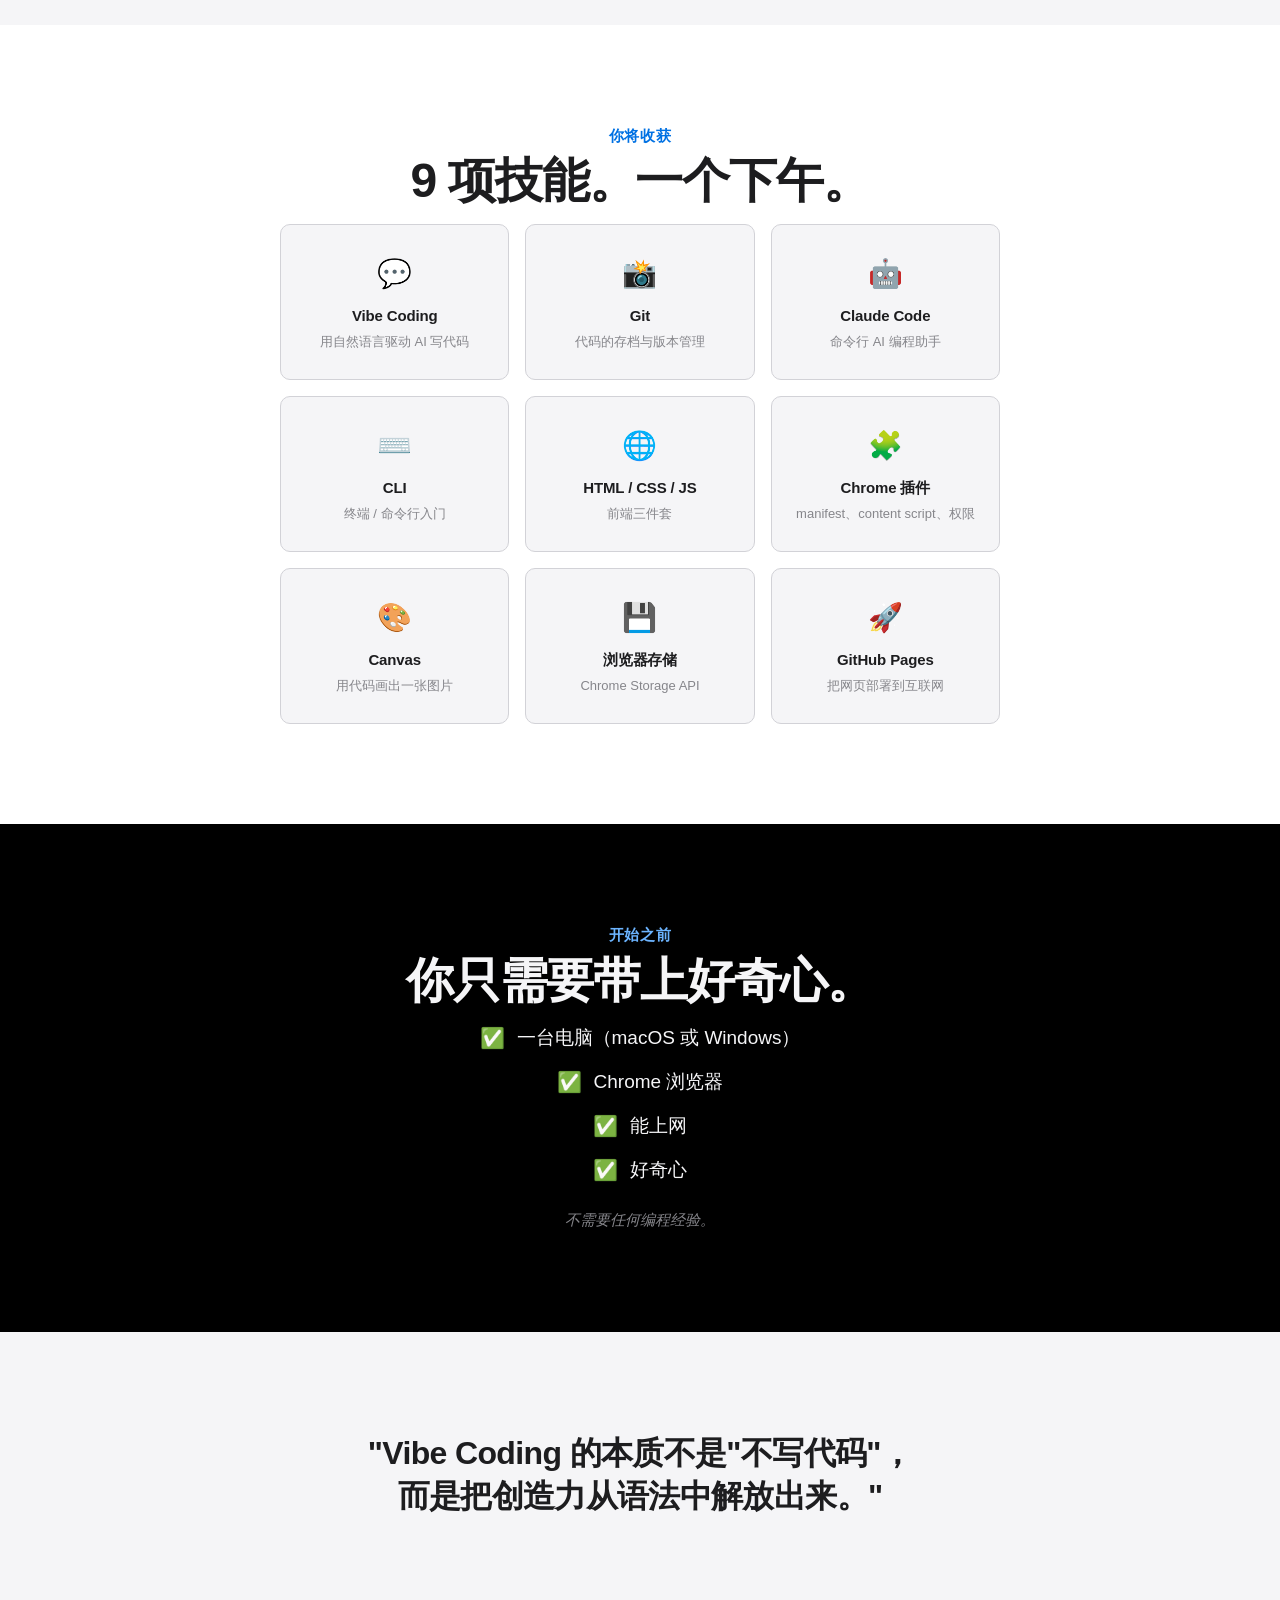
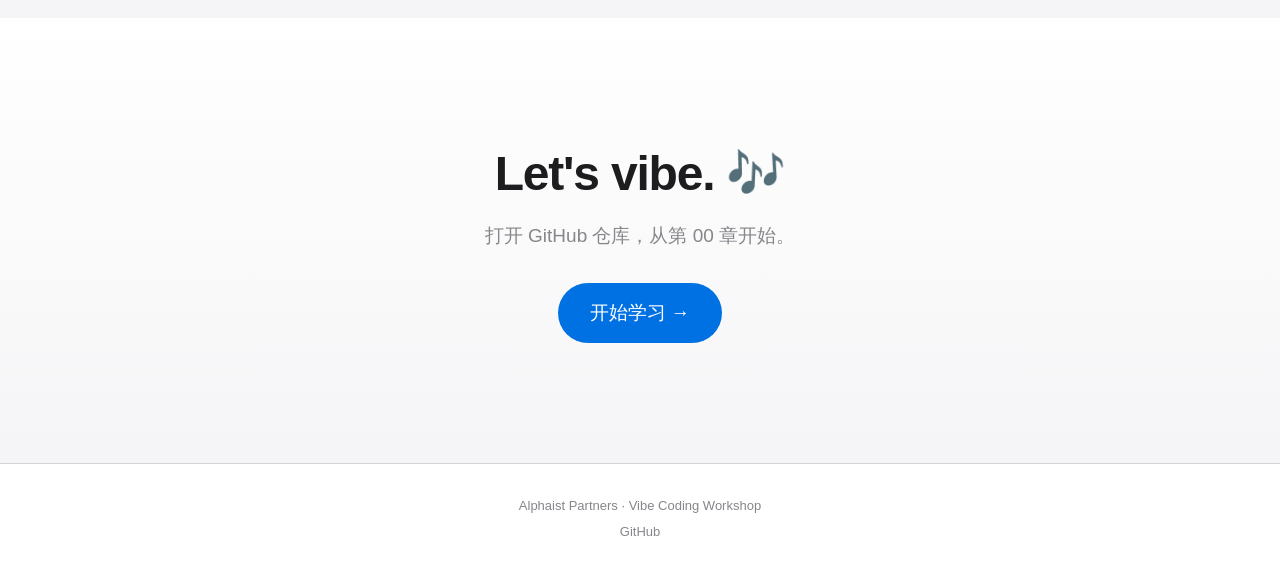
<file: docs/index.html>
<!DOCTYPE html>
<html lang="zh-CN">
<head>
  <meta charset="UTF-8">
  <meta name="viewport" content="width=device-width, initial-scale=1.0">
  <title>Vibe Coding 工作坊 — 用对话写代码</title>
  <link rel="stylesheet" href="style.css">
  <link rel="icon" href="data:image/svg+xml,<svg xmlns='http://www.w3.org/2000/svg' viewBox='0 0 100 100'><text y='.9em' font-size='90'>✂️</text></svg>">
</head>
<body>

  <!-- Nav -->
  <nav class="nav">
    <div class="nav-inner">
      <a class="nav-logo" href="#">✂️ Vibe Coding 工作坊</a>
      <div class="nav-links">
        <a href="#product">成品</a>
        <a href="#curriculum">课程</a>
        <a href="#skills">收获</a>
        <a href="https://github.com/Alphaist-Partners/vibe-coding-workshop" class="nav-cta" target="_blank">GitHub ↗</a>
      </div>
    </div>
  </nav>

  <!-- Hero -->
  <section class="hero">
    <div class="container">
      <p class="hero-eyebrow">3 小时 · 零编程基础 · macOS & Windows</p>
      <h1 class="hero-title">用对话写代码，<br>从零做一个 Chrome 插件。</h1>
      <p class="hero-subtitle">
        不用学语法、不用装后端。跟 AI 聊天，就能做出一个真正实用的浏览器工具——<br>
        <strong>划词卡片</strong>：选中网页文字，一键生成精美分享图。
      </p>
      <div class="hero-actions">
        <a href="https://github.com/Alphaist-Partners/vibe-coding-workshop" class="btn btn-primary">开始学习 →</a>
        <a href="#product" class="btn btn-ghost">看看成品 ↓</a>
      </div>
    </div>
  </section>

  <!-- Product showcase -->
  <section class="section section-dark" id="product">
    <div class="container">
      <p class="section-eyebrow">你将做出的东西</p>
      <h2 class="section-title">划词卡片。</h2>
      <p class="section-desc">
        在任意网页上选中一段话，右键一点，<br>
        一张带高亮、带来源、带二维码的分享卡片就生成了。<br>
        自动复制到剪贴板，直接去微信粘贴。
      </p>
      <div class="card-demo">
        <div class="card-mock">
          <div class="card-mock-context">...在过去的几十年里，人工智能经历了多次起伏。从最初的符号主义到如今的深度学习，</div>
          <div class="card-mock-highlight">
            <span class="card-mock-bar"></span>
            <span class="card-mock-text">真正的创新不是让机器取代人类，<br>而是让人类借助机器成为更好的自己。</span>
          </div>
          <div class="card-mock-context">这一理念正在重新定义我们与技术的关系...</div>
          <div class="card-mock-divider"></div>
          <div class="card-mock-footer">
            <div>
              <div class="card-mock-source">某科技媒体</div>
              <div class="card-mock-hint">扫码查看原文</div>
            </div>
            <div class="card-mock-qr">
              <svg viewBox="0 0 21 21" width="56" height="56" fill="#333">
                <rect x="0" y="0" width="7" height="7" rx="1"/>
                <rect x="14" y="0" width="7" height="7" rx="1"/>
                <rect x="0" y="14" width="7" height="7" rx="1"/>
                <rect x="2" y="2" width="3" height="3" rx="0.5" fill="#fff"/>
                <rect x="16" y="2" width="3" height="3" rx="0.5" fill="#fff"/>
                <rect x="2" y="16" width="3" height="3" rx="0.5" fill="#fff"/>
                <rect x="9" y="9" width="3" height="3" rx="0.5"/>
                <rect x="9" y="4" width="2" height="2" rx="0.3"/>
                <rect x="4" y="9" width="2" height="2" rx="0.3"/>
                <rect x="14" y="10" width="2" height="2" rx="0.3"/>
                <rect x="10" y="14" width="2" height="2" rx="0.3"/>
                <rect x="15" y="15" width="3" height="3" rx="0.5"/>
              </svg>
            </div>
          </div>
        </div>
      </div>
      <div class="features-strip">
        <div class="feature-chip">✨ 高亮 + 上下文</div>
        <div class="feature-chip">📱 QR 码溯源</div>
        <div class="feature-chip">📋 自动复制</div>
        <div class="feature-chip">🎨 多种风格</div>
        <div class="feature-chip">🗂️ 历史记录</div>
      </div>
    </div>
  </section>

  <!-- Why this project -->
  <section class="section" id="why">
    <div class="container">
      <p class="section-eyebrow">为什么选这个项目</p>
      <h2 class="section-title">做完你真的会每天用它。</h2>
      <div class="reasons-grid">
        <div class="reason-card">
          <div class="reason-icon">🔥</div>
          <h3>实用</h3>
          <p>不是玩具，不是 demo。做完就是一个你每天会用的工具。</p>
        </div>
        <div class="reason-card">
          <div class="reason-icon">🎨</div>
          <h3>可个性化</h3>
          <p>小红书风、暗黑学术风、赛博朋克…每个人做出不同的风格。</p>
        </div>
        <div class="reason-card">
          <div class="reason-icon">🌍</div>
          <h3>跨平台零差异</h3>
          <p>Chrome 在 macOS 和 Windows 上完全一样，体验无差别。</p>
        </div>
        <div class="reason-card">
          <div class="reason-icon">📦</div>
          <h3>零后端</h3>
          <p>不需要装 Python，不需要启动服务器。开箱即用。</p>
        </div>
      </div>
    </div>
  </section>

  <!-- Curriculum -->
  <section class="section section-alt" id="curriculum">
    <div class="container">
      <p class="section-eyebrow">课程设计</p>
      <h2 class="section-title">7 章 · 3 小时 · 完整闭环。</h2>
      <p class="section-desc">从装环境到部署上线，跑通一个真实的软件开发流程。</p>
      <div class="timeline">
        <div class="timeline-item">
          <div class="timeline-dot"></div>
          <div class="timeline-content">
            <div class="timeline-time">15 min</div>
            <h3>00 — 环境准备</h3>
            <p>安装 Claude Code、Git，开启 Chrome 开发者模式</p>
          </div>
        </div>
        <div class="timeline-item">
          <div class="timeline-dot"></div>
          <div class="timeline-content">
            <div class="timeline-time">20 min</div>
            <h3>01 — 初识 Vibe Coding</h3>
            <p>什么是 Vibe Coding？对话生成第一个 Chrome 插件</p>
          </div>
        </div>
        <div class="timeline-item">
          <div class="timeline-dot"></div>
          <div class="timeline-content">
            <div class="timeline-time">20 min</div>
            <h3>02 — Git 入门</h3>
            <p>代码的"存档系统"：初始化、提交、查看历史</p>
          </div>
        </div>
        <div class="timeline-item timeline-item-highlight">
          <div class="timeline-dot"></div>
          <div class="timeline-content">
            <div class="timeline-time">40 min</div>
            <h3>03 — 构建插件 ⭐</h3>
            <p>分 4 步对话搭建划词卡片：右键菜单 → Canvas 绘制 → 剪贴板 → 历史记录</p>
          </div>
        </div>
        <div class="timeline-item">
          <div class="timeline-dot"></div>
          <div class="timeline-content">
            <div class="timeline-time">20 min</div>
            <h3>04 — 迭代优化</h3>
            <p>自定义卡片风格，设计你独一无二的模板</p>
          </div>
        </div>
        <div class="timeline-item">
          <div class="timeline-dot"></div>
          <div class="timeline-content">
            <div class="timeline-time">15 min</div>
            <h3>05 — 发布分享</h3>
            <p>推送到 GitHub，写 README，分享给同事</p>
          </div>
        </div>
        <div class="timeline-item">
          <div class="timeline-dot"></div>
          <div class="timeline-content">
            <div class="timeline-time">25 min</div>
            <h3>06 — 项目主页</h3>
            <p>做一个介绍网页，部署到 GitHub Pages</p>
          </div>
        </div>
      </div>
    </div>
  </section>

  <!-- Skills -->
  <section class="section" id="skills">
    <div class="container">
      <p class="section-eyebrow">你将收获</p>
      <h2 class="section-title">9 项技能。一个下午。</h2>
      <div class="skills-grid">
        <div class="skill-card">
          <div class="skill-icon">💬</div>
          <div class="skill-name">Vibe Coding</div>
          <div class="skill-desc">用自然语言驱动 AI 写代码</div>
        </div>
        <div class="skill-card">
          <div class="skill-icon">📸</div>
          <div class="skill-name">Git</div>
          <div class="skill-desc">代码的存档与版本管理</div>
        </div>
        <div class="skill-card">
          <div class="skill-icon">🤖</div>
          <div class="skill-name">Claude Code</div>
          <div class="skill-desc">命令行 AI 编程助手</div>
        </div>
        <div class="skill-card">
          <div class="skill-icon">⌨️</div>
          <div class="skill-name">CLI</div>
          <div class="skill-desc">终端 / 命令行入门</div>
        </div>
        <div class="skill-card">
          <div class="skill-icon">🌐</div>
          <div class="skill-name">HTML / CSS / JS</div>
          <div class="skill-desc">前端三件套</div>
        </div>
        <div class="skill-card">
          <div class="skill-icon">🧩</div>
          <div class="skill-name">Chrome 插件</div>
          <div class="skill-desc">manifest、content script、权限</div>
        </div>
        <div class="skill-card">
          <div class="skill-icon">🎨</div>
          <div class="skill-name">Canvas</div>
          <div class="skill-desc">用代码画出一张图片</div>
        </div>
        <div class="skill-card">
          <div class="skill-icon">💾</div>
          <div class="skill-name">浏览器存储</div>
          <div class="skill-desc">Chrome Storage API</div>
        </div>
        <div class="skill-card">
          <div class="skill-icon">🚀</div>
          <div class="skill-name">GitHub Pages</div>
          <div class="skill-desc">把网页部署到互联网</div>
        </div>
      </div>
    </div>
  </section>

  <!-- Prerequisites -->
  <section class="section section-dark" id="prereqs">
    <div class="container">
      <p class="section-eyebrow">开始之前</p>
      <h2 class="section-title">你只需要带上好奇心。</h2>
      <div class="prereqs-list">
        <div class="prereq-item">
          <span class="prereq-check">✅</span>
          <span>一台电脑（macOS 或 Windows）</span>
        </div>
        <div class="prereq-item">
          <span class="prereq-check">✅</span>
          <span>Chrome 浏览器</span>
        </div>
        <div class="prereq-item">
          <span class="prereq-check">✅</span>
          <span>能上网</span>
        </div>
        <div class="prereq-item">
          <span class="prereq-check">✅</span>
          <span>好奇心</span>
        </div>
      </div>
      <p class="prereqs-note">不需要任何编程经验。</p>
    </div>
  </section>

  <!-- Quote -->
  <section class="section section-quote">
    <div class="container">
      <blockquote class="quote">
        "Vibe Coding 的本质不是"不写代码"，<br>
        而是把创造力从语法中解放出来。"
      </blockquote>
    </div>
  </section>

  <!-- CTA -->
  <section class="section section-cta">
    <div class="container">
      <h2 class="cta-title">Let's vibe. 🎶</h2>
      <p class="cta-desc">打开 GitHub 仓库，从第 00 章开始。</p>
      <a href="https://github.com/Alphaist-Partners/vibe-coding-workshop" class="btn btn-primary btn-lg" target="_blank">开始学习 →</a>
    </div>
  </section>

  <!-- Footer -->
  <footer class="footer">
    <div class="container">
      <p>Alphaist Partners · Vibe Coding Workshop</p>
      <p class="footer-sub">
        <a href="https://github.com/Alphaist-Partners/vibe-coding-workshop" target="_blank">GitHub</a>
      </p>
    </div>
  </footer>

</body>
</html>
</file>
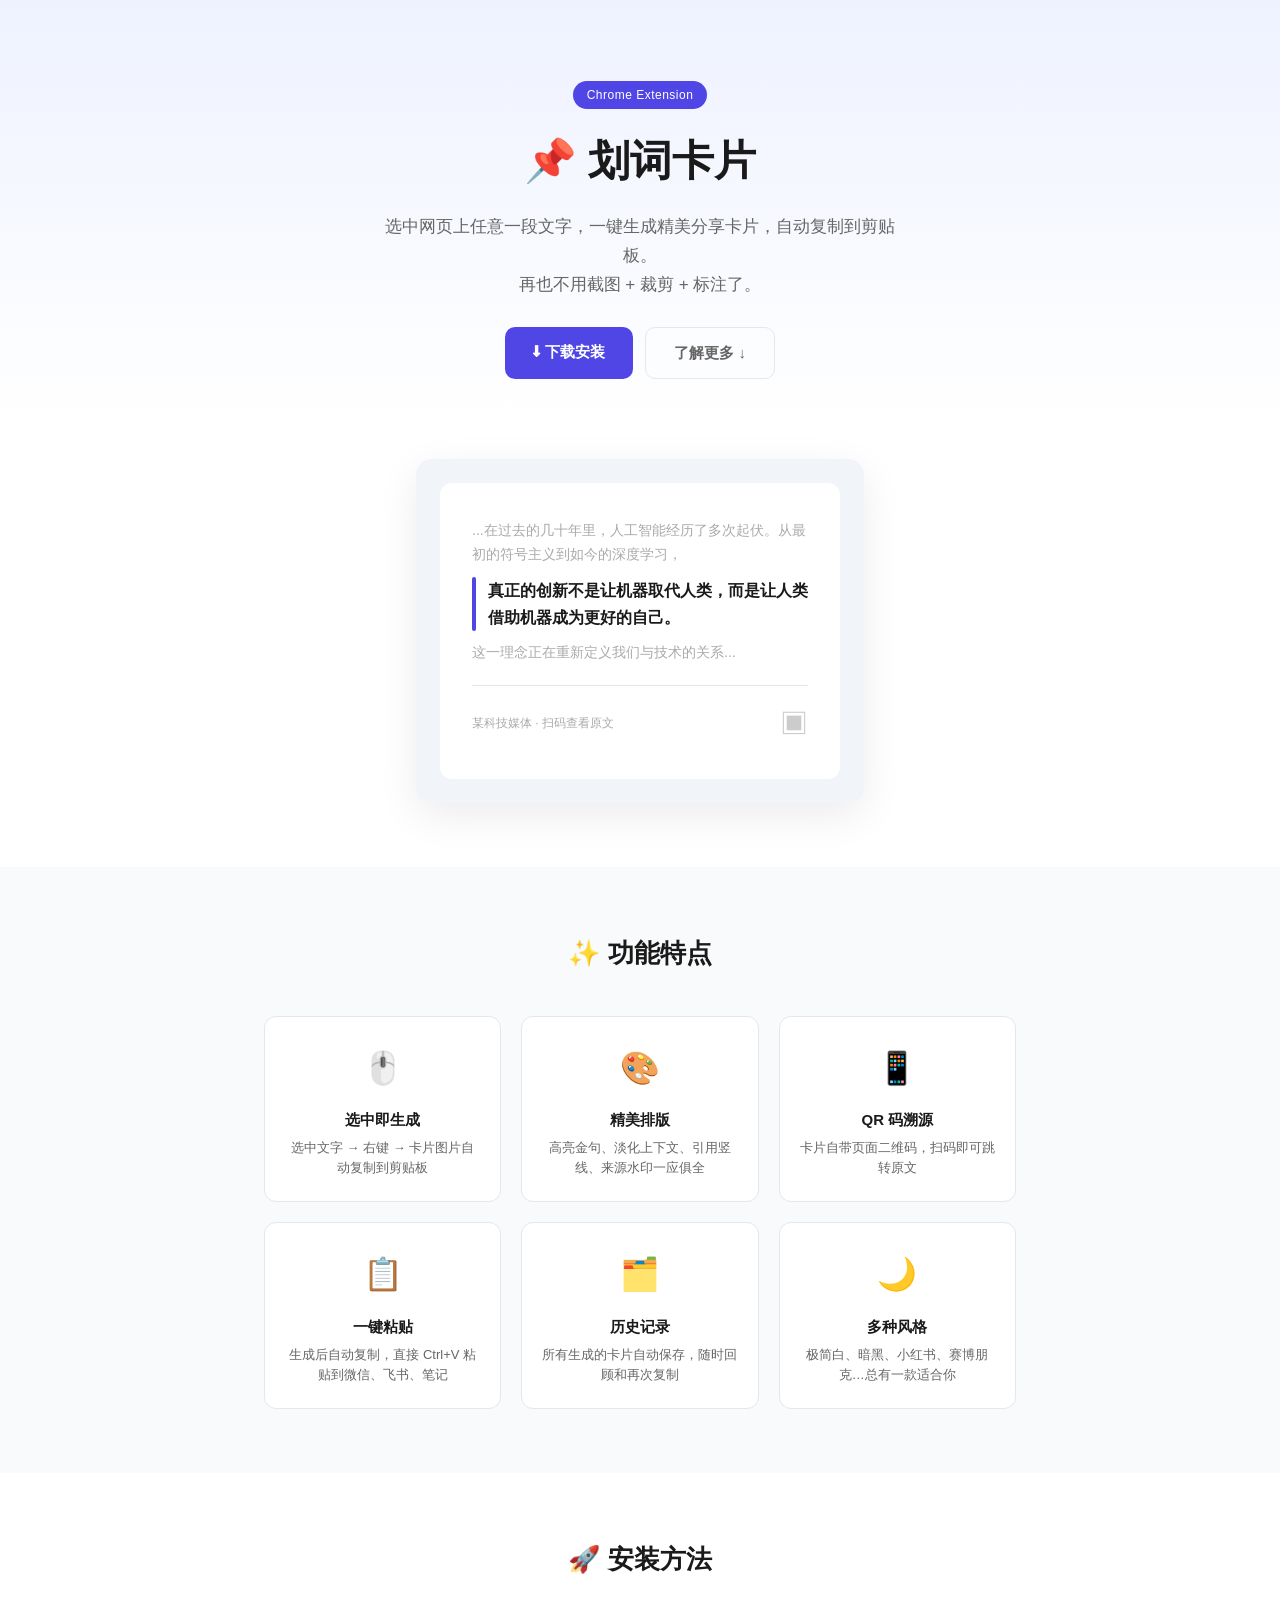
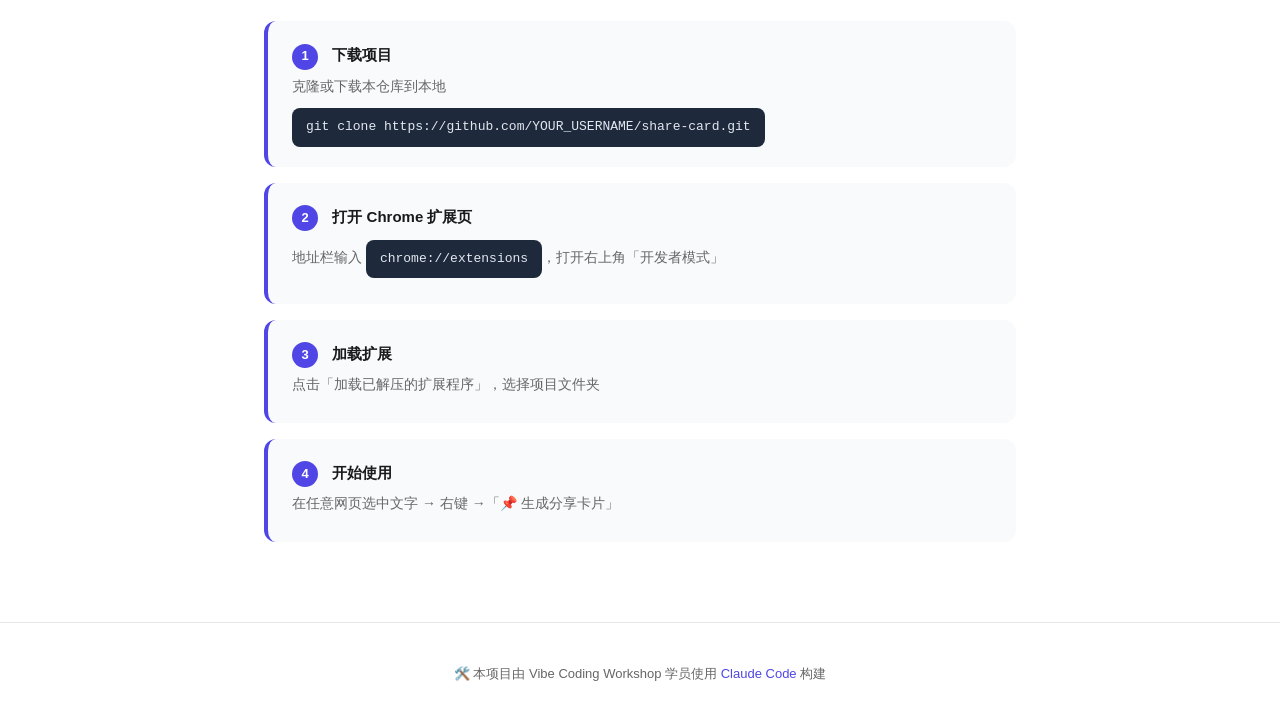
<file: reference/docs/index.html>
<!DOCTYPE html>
<html lang="zh-CN">
<head>
  <meta charset="UTF-8">
  <meta name="viewport" content="width=device-width, initial-scale=1.0">
  <title>划词卡片 — 一键生成精美文字分享图</title>
  <link rel="stylesheet" href="style.css">
</head>
<body>

  <!-- Hero -->
  <section class="hero">
    <div class="container">
      <div class="hero-badge">Chrome Extension</div>
      <h1>📌 划词卡片</h1>
      <p class="hero-desc">
        选中网页上任意一段文字，一键生成精美分享卡片，自动复制到剪贴板。<br>
        再也不用截图 + 裁剪 + 标注了。
      </p>
      <div class="hero-actions">
        <a href="https://github.com/YOUR_USERNAME/share-card" class="btn btn-primary">⬇ 下载安装</a>
        <a href="#features" class="btn btn-ghost">了解更多 ↓</a>
      </div>
    </div>
  </section>

  <!-- Screenshot -->
  <section class="screenshot">
    <div class="container">
      <div class="screenshot-placeholder">
        <div class="mock-card">
          <div class="mock-context">...在过去的几十年里，人工智能经历了多次起伏。从最初的符号主义到如今的深度学习，</div>
          <div class="mock-highlight">
            <span class="mock-bar"></span>
            <span>真正的创新不是让机器取代人类，而是让人类借助机器成为更好的自己。</span>
          </div>
          <div class="mock-context">这一理念正在重新定义我们与技术的关系...</div>
          <hr class="mock-divider">
          <div class="mock-source">
            <span>某科技媒体 · 扫码查看原文</span>
            <span class="mock-qr">▣</span>
          </div>
        </div>
      </div>
    </div>
  </section>

  <!-- Features -->
  <section class="features" id="features">
    <div class="container">
      <h2>✨ 功能特点</h2>
      <div class="features-grid">
        <div class="feature-card">
          <div class="feature-icon">🖱️</div>
          <h3>选中即生成</h3>
          <p>选中文字 → 右键 → 卡片图片自动复制到剪贴板</p>
        </div>
        <div class="feature-card">
          <div class="feature-icon">🎨</div>
          <h3>精美排版</h3>
          <p>高亮金句、淡化上下文、引用竖线、来源水印一应俱全</p>
        </div>
        <div class="feature-card">
          <div class="feature-icon">📱</div>
          <h3>QR 码溯源</h3>
          <p>卡片自带页面二维码，扫码即可跳转原文</p>
        </div>
        <div class="feature-card">
          <div class="feature-icon">📋</div>
          <h3>一键粘贴</h3>
          <p>生成后自动复制，直接 Ctrl+V 粘贴到微信、飞书、笔记</p>
        </div>
        <div class="feature-card">
          <div class="feature-icon">🗂️</div>
          <h3>历史记录</h3>
          <p>所有生成的卡片自动保存，随时回顾和再次复制</p>
        </div>
        <div class="feature-card">
          <div class="feature-icon">🌙</div>
          <h3>多种风格</h3>
          <p>极简白、暗黑、小红书、赛博朋克…总有一款适合你</p>
        </div>
      </div>
    </div>
  </section>

  <!-- How to Install -->
  <section class="install" id="install">
    <div class="container">
      <h2>🚀 安装方法</h2>
      <ol class="install-steps">
        <li>
          <strong>下载项目</strong>
          <p>克隆或下载本仓库到本地</p>
          <code>git clone https://github.com/YOUR_USERNAME/share-card.git</code>
        </li>
        <li>
          <strong>打开 Chrome 扩展页</strong>
          <p>地址栏输入 <code>chrome://extensions</code>，打开右上角「开发者模式」</p>
        </li>
        <li>
          <strong>加载扩展</strong>
          <p>点击「加载已解压的扩展程序」，选择项目文件夹</p>
        </li>
        <li>
          <strong>开始使用</strong>
          <p>在任意网页选中文字 → 右键 →「📌 生成分享卡片」</p>
        </li>
      </ol>
    </div>
  </section>

  <!-- Footer -->
  <footer>
    <div class="container">
      <p>
        🛠️ 本项目由 Vibe Coding Workshop 学员使用
        <a href="https://docs.anthropic.com/en/docs/claude-code" target="_blank">Claude Code</a>
        构建
      </p>
    </div>
  </footer>

</body>
</html>
</file>
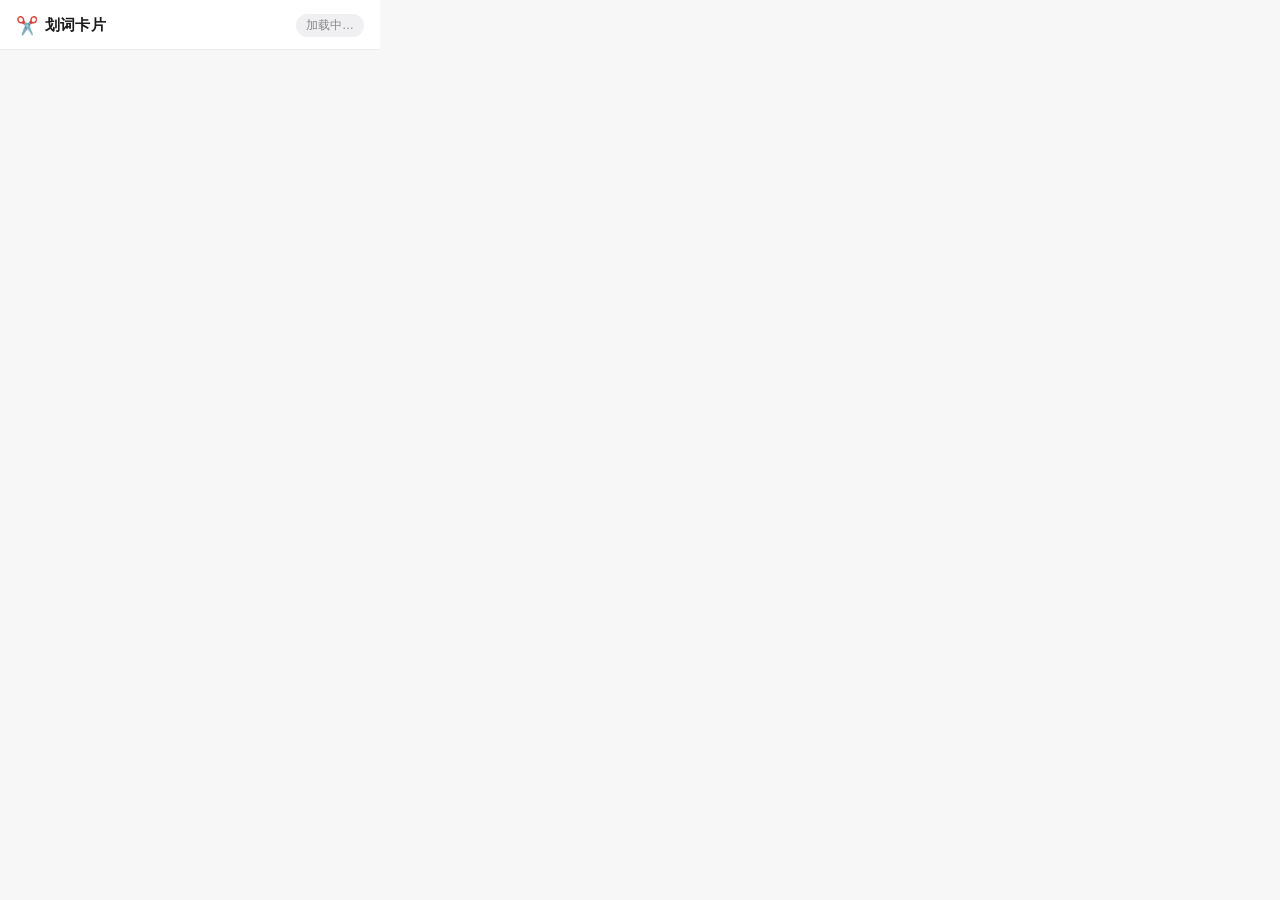
<file: kky/popup.html>
<!DOCTYPE html>
<html lang="zh-CN">
  <head>
    <meta charset="UTF-8" />
    <title>划词卡片</title>
    <link rel="stylesheet" href="popup.css" />
  </head>
  <body>
    <!-- 顶部标题栏 -->
    <header class="header">
      <div class="header-left">
        <span class="header-icon">✂️</span>
        <span class="header-title">划词卡片</span>
      </div>
      <div class="header-count" id="js-count">加载中…</div>
    </header>

    <!-- 历史列表（由 popup.js 动态填充） -->
    <main class="list" id="js-list"></main>

    <!-- 空状态 -->
    <div class="empty" id="js-empty">
      <div class="empty-icon">✂️</div>
      <p class="empty-title">还没有生成过卡片</p>
      <p class="empty-desc">选中网页文字后右键选择<br />「✂️ 生成分享卡片」</p>
    </div>

    <script src="popup.js"></script>
  </body>
</html>
</file>
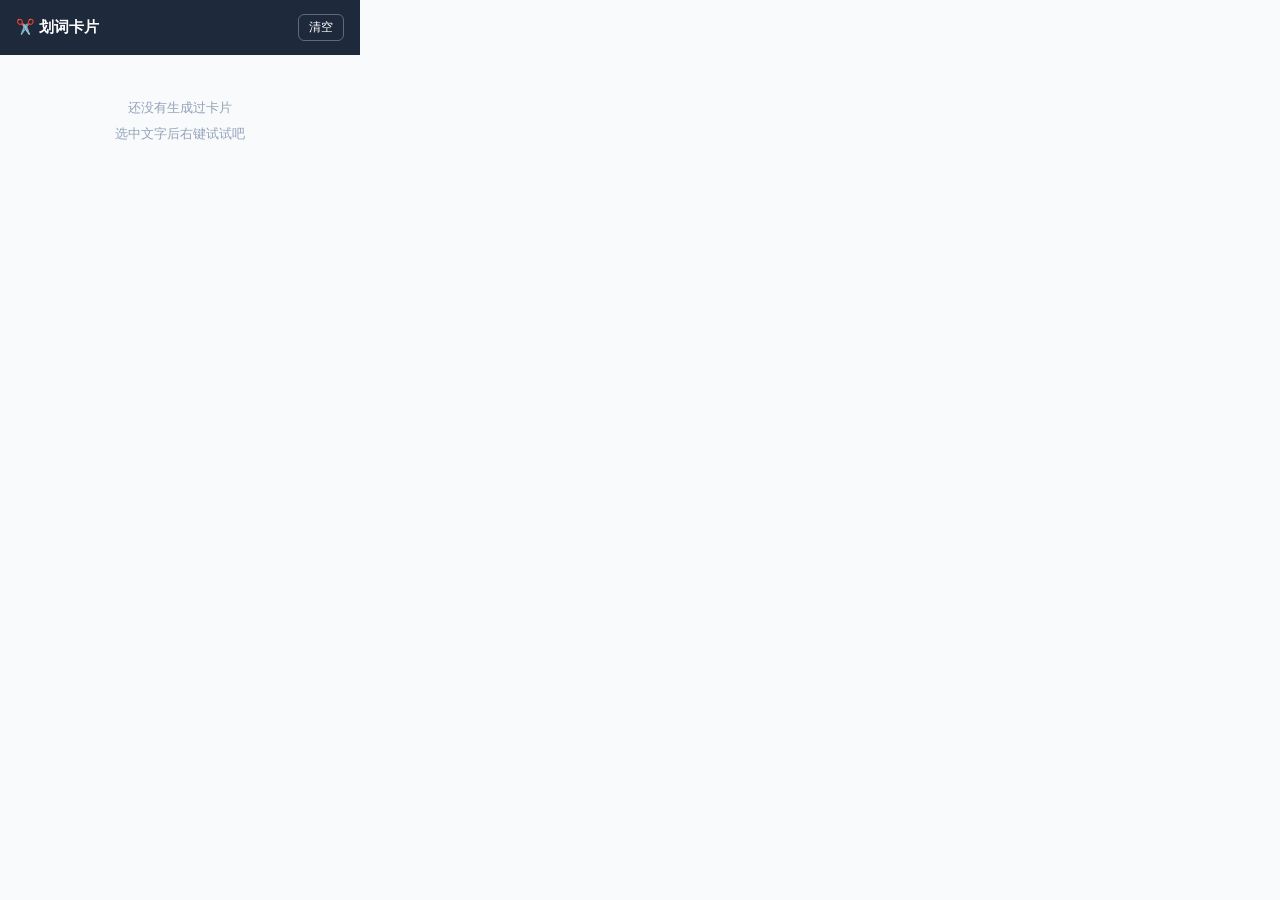
<file: MAT/popup.html>
<!DOCTYPE html>
<html lang="zh-CN">
<head>
  <meta charset="UTF-8" />
  <title>划词卡片 · 历史记录</title>
  <link rel="stylesheet" href="popup.css" />
</head>
<body>
  <header>
    <h1>✂️ 划词卡片</h1>
    <button id="clearBtn">清空</button>
  </header>

  <div id="empty" class="empty">还没有生成过卡片<br>选中文字后右键试试吧</div>
  <div id="grid" class="grid"></div>

  <script src="popup.js"></script>
</body>
</html>
</file>
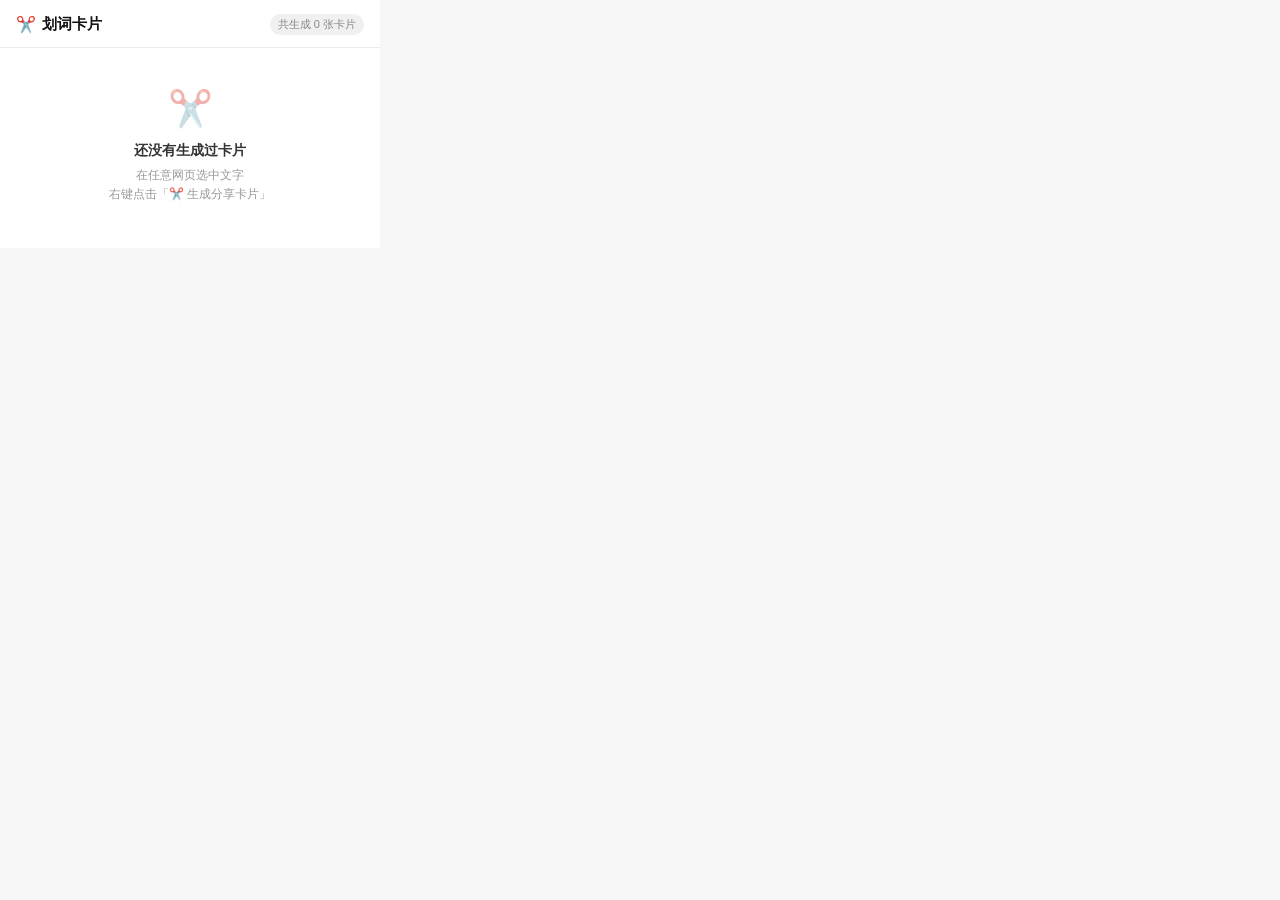
<file: peter/popup.html>
<!DOCTYPE html>
<html lang="zh-CN">
<head>
  <meta charset="utf-8" />
  <meta name="viewport" content="width=device-width, initial-scale=1" />
  <title>划词卡片</title>
  <link rel="stylesheet" href="popup.css" />
</head>
<body>

  <!-- 顶部 Header -->
  <header class="header">
    <div class="header-title">
      <span class="header-icon">✂️</span>
      <span class="header-name">划词卡片</span>
    </div>
    <span id="count-badge" class="count-badge">共生成 0 张卡片</span>
  </header>

  <!-- 历史记录列表 -->
  <main id="history-list" class="history-list hidden"></main>

  <!-- 空状态 -->
  <div id="empty-state" class="empty-state hidden">
    <div class="empty-icon">✂️</div>
    <p class="empty-title">还没有生成过卡片</p>
    <p class="empty-hint">
      在任意网页选中文字<br />
      右键点击「✂️ 生成分享卡片」
    </p>
  </div>

  <!-- Loading 状态（首次读取 storage）-->
  <div id="loading-state" class="loading-state">
    <span class="loading-dot"></span>
  </div>

  <script src="popup.js"></script>
</body>
</html>
</file>
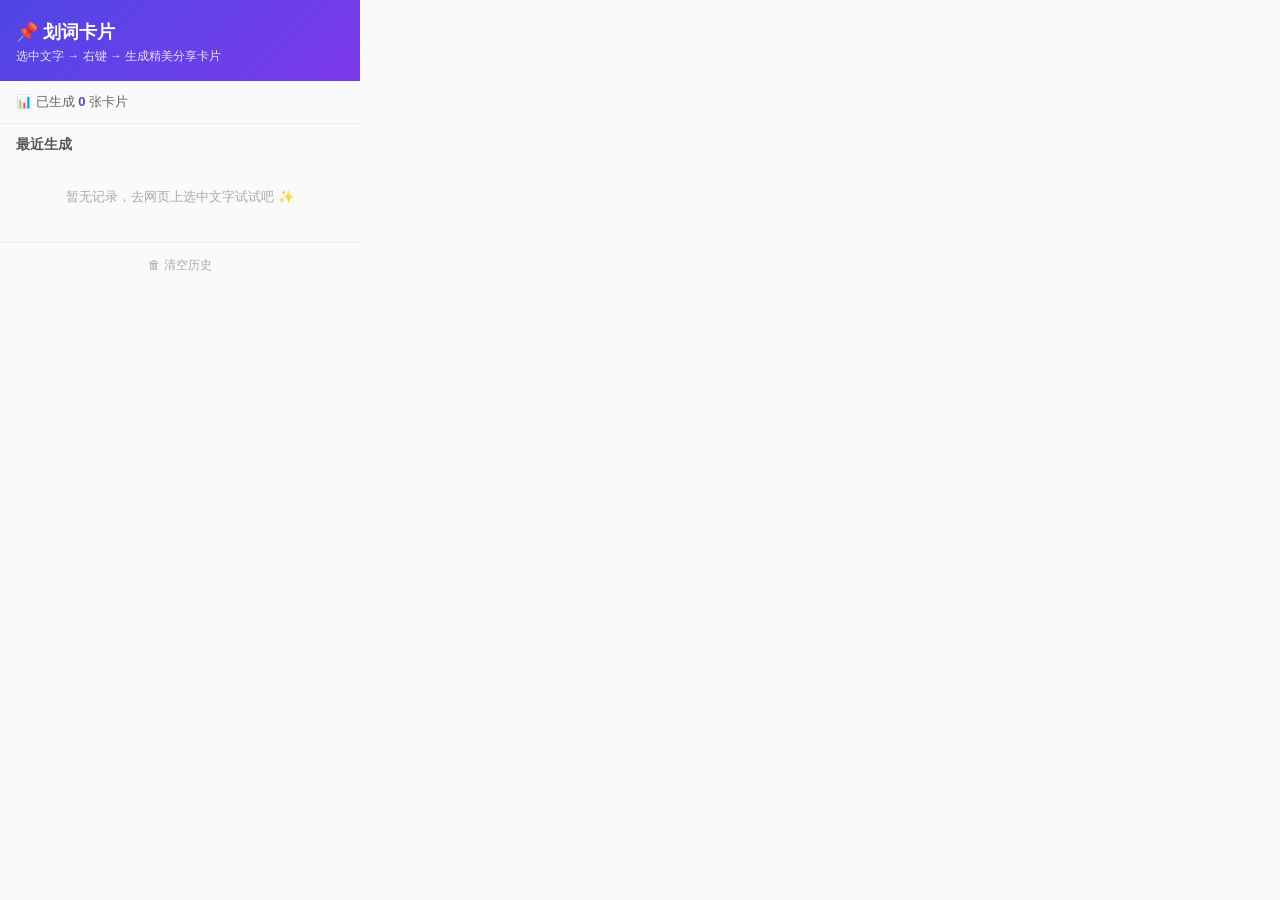
<file: reference/popup.html>
<!DOCTYPE html>
<html lang="zh-CN">
<head>
  <meta charset="UTF-8">
  <link rel="stylesheet" href="popup.css">
</head>
<body>
  <header>
    <h1>📌 划词卡片</h1>
    <p class="subtitle">选中文字 → 右键 → 生成精美分享卡片</p>
  </header>

  <section id="stats">
    <span class="stat-item">📊 已生成 <strong id="totalCount">0</strong> 张卡片</span>
  </section>

  <section id="history">
    <h2>最近生成</h2>
    <div id="historyList" class="history-grid">
      <p class="empty-hint">暂无记录，去网页上选中文字试试吧 ✨</p>
    </div>
  </section>

  <footer>
    <button id="clearBtn" class="btn-text">🗑 清空历史</button>
  </footer>

  <script src="popup.js"></script>
</body>
</html>
</file>
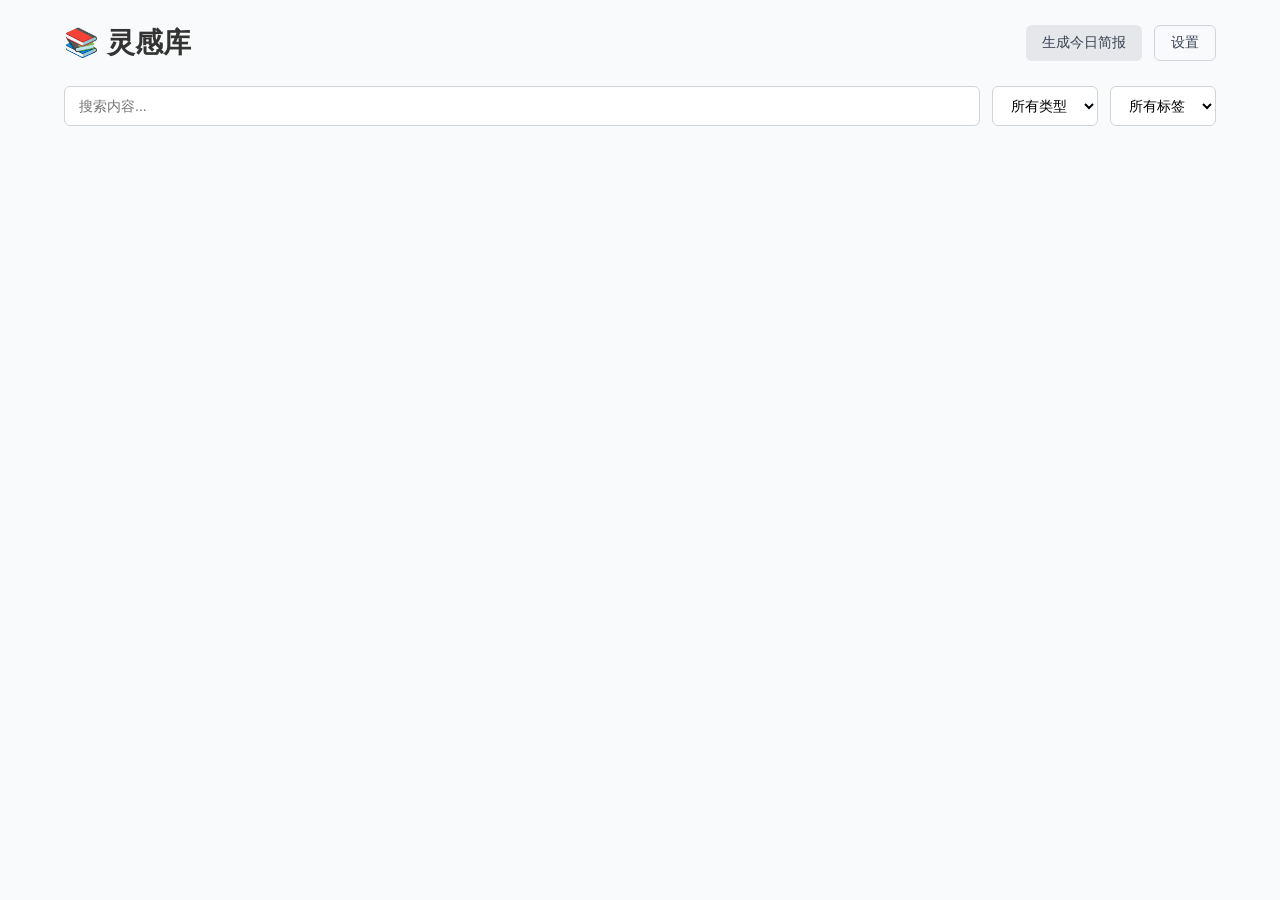
<file: sibei/dashboard.html>
<!DOCTYPE html>
<html lang="zh-CN">
<head>
  <meta charset="UTF-8">
  <meta name="viewport" content="width=device-width, initial-scale=1.0">
  <title>灵感库 - 灵感收集器</title>
  <link rel="stylesheet" href="styles.css">
</head>
<body class="dashboard">
  <div class="dashboard-container">
    <header class="dashboard-header">
      <h1>📚 灵感库</h1>
      <div class="header-actions">
        <button id="generateBriefBtn" class="btn btn-secondary">生成今日简报</button>
        <button id="settingsBtn" class="btn btn-outline">设置</button>
      </div>
    </header>

    <div class="dashboard-filters">
      <input type="text" id="searchInput" placeholder="搜索内容..." class="search-input">
      <select id="typeFilter" class="filter-select">
        <option value="">所有类型</option>
        <option value="article">文章摘录</option>
        <option value="quote">金句</option>
        <option value="video">视频链接</option>
        <option value="prompt">Prompt</option>
        <option value="tool">工具</option>
        <option value="other">其他</option>
      </select>
      <select id="tagFilter" class="filter-select">
        <option value="">所有标签</option>
      </select>
    </div>

    <div id="itemsContainer" class="items-container"></div>

    <div id="briefModal" class="modal">
      <div class="modal-content">
        <div class="modal-header">
          <h2>📋 今日简报</h2>
          <button id="closeBriefBtn" class="close-btn">&times;</button>
        </div>
        <div id="briefContent" class="modal-body"></div>
        <div class="modal-footer">
          <button id="exportMarkdownBtn" class="btn btn-primary">导出 Markdown</button>
        </div>
      </div>
    </div>
  </div>

  <script src="dashboard.js"></script>
</body>
</html>
</file>
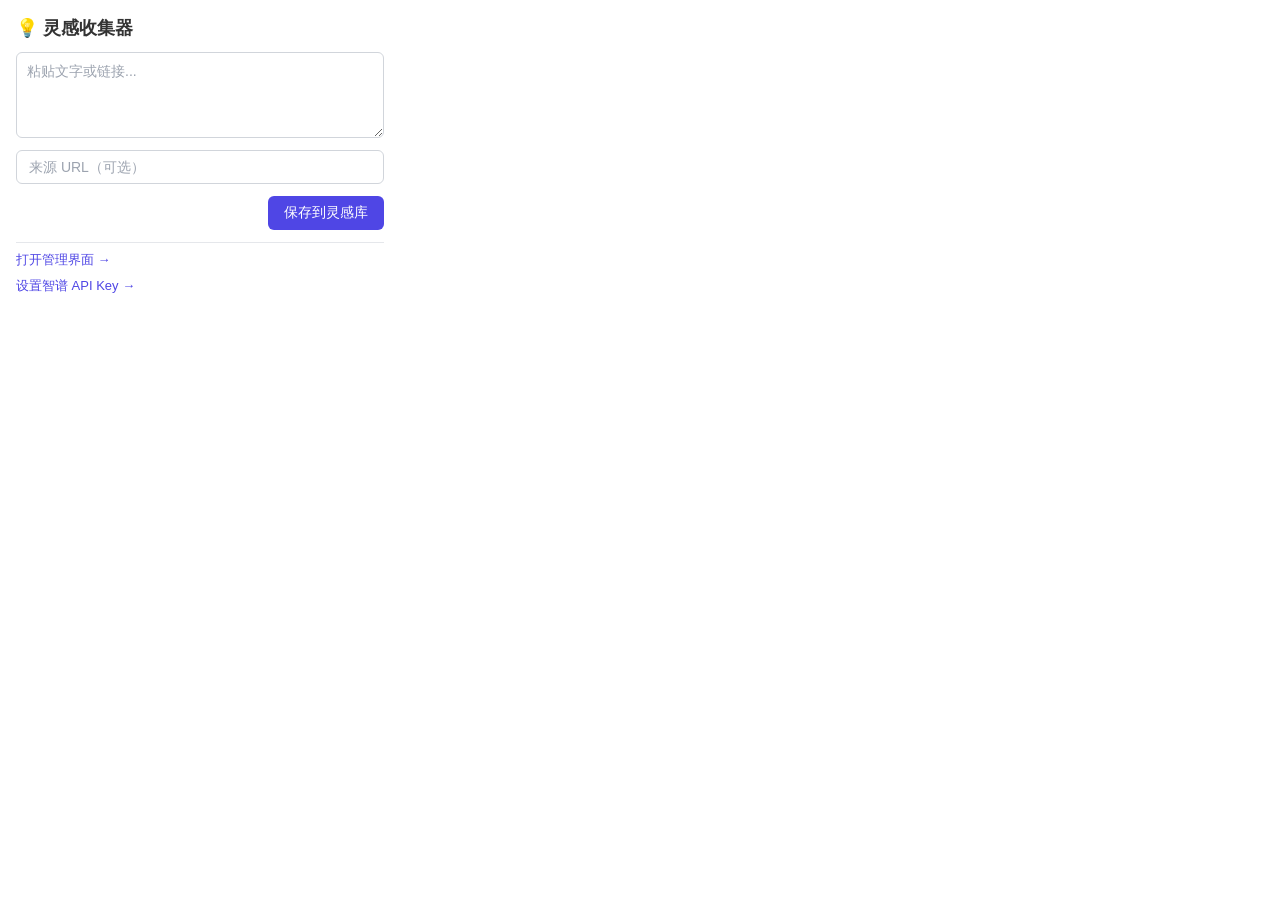
<file: sibei/popup.html>
<!DOCTYPE html>
<html lang="zh-CN">
<head>
  <meta charset="UTF-8">
  <meta name="viewport" content="width=device-width, initial-scale=1.0">
  <title>灵感收集器</title>
  <link rel="stylesheet" href="styles.css">
</head>
<body class="popup">
  <div class="popup-container">
    <header class="popup-header">
      <h1>💡 灵感收集器</h1>
    </header>

    <div class="popup-content">
      <textarea id="contentInput" placeholder="粘贴文字或链接..." rows="4"></textarea>
      <input type="text" id="urlInput" placeholder="来源 URL（可选）">

      <div class="popup-actions">
        <button id="saveBtn" class="btn btn-primary">保存到灵感库</button>
      </div>

      <div class="popup-links">
        <a href="dashboard.html" class="link">打开管理界面 →</a>
        <a href="#" id="settingsLink" class="link">设置智谱 API Key →</a>
      </div>
    </div>

    <div id="notification" class="notification"></div>
  </div>

  <script src="popup.js"></script>
</body>
</html>
</file>
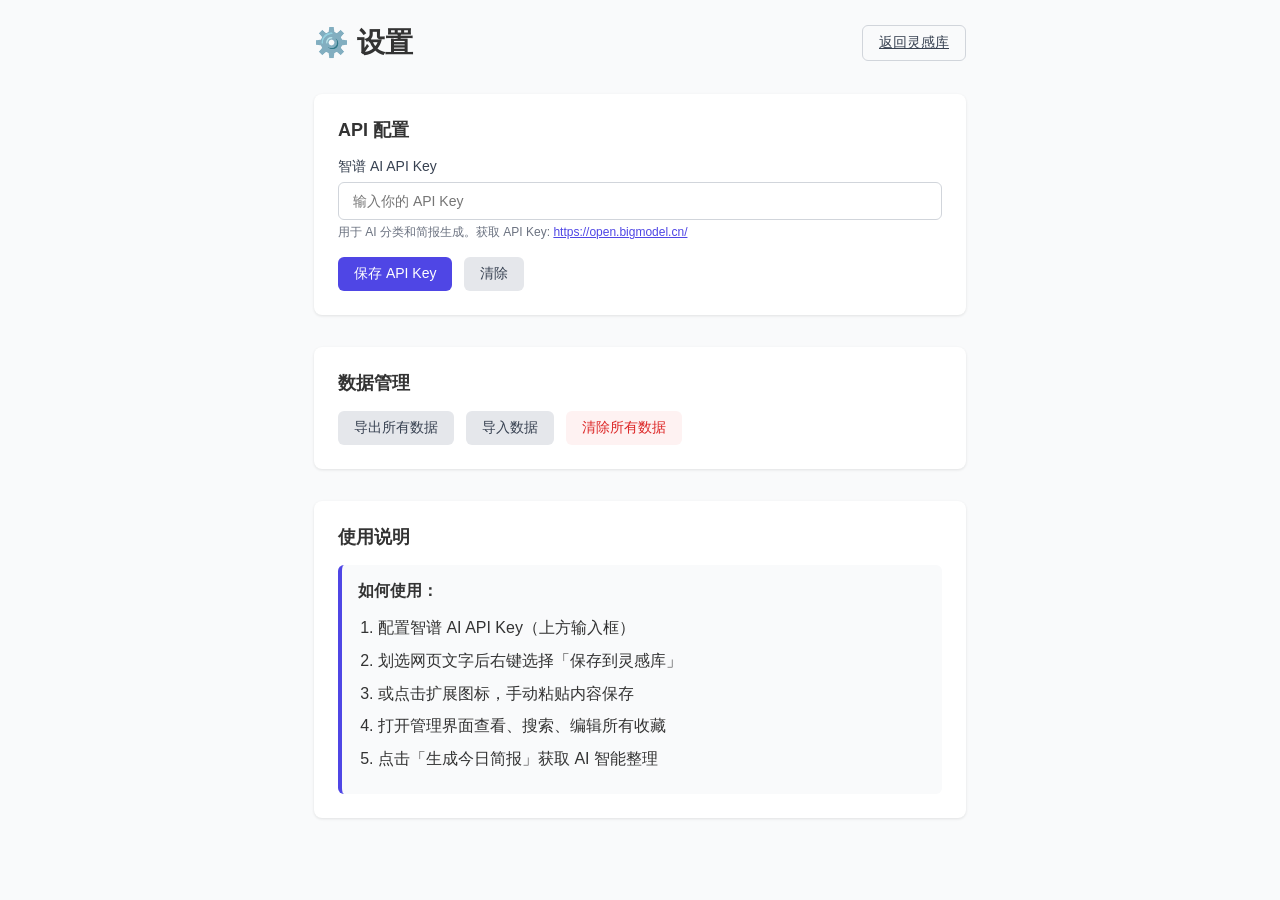
<file: sibei/settings.html>
<!DOCTYPE html>
<html lang="zh-CN">
<head>
  <meta charset="UTF-8">
  <meta name="viewport" content="width=device-width, initial-scale=1.0">
  <title>设置 - 灵感收集器</title>
  <link rel="stylesheet" href="styles.css">
</head>
<body class="settings">
  <div class="settings-container">
    <header class="settings-header">
      <h1>⚙️ 设置</h1>
      <a href="dashboard.html" class="btn btn-outline">返回灵感库</a>
    </header>

    <div class="settings-content">
      <div class="settings-section">
        <h2>API 配置</h2>
        <div class="form-group">
          <label for="apiKeyInput">智谱 AI API Key</label>
          <input type="password" id="apiKeyInput" class="form-input" placeholder="输入你的 API Key">
          <p class="form-help">
            用于 AI 分类和简报生成。获取 API Key: <a href="https://open.bigmodel.cn/" target="_blank">https://open.bigmodel.cn/</a>
          </p>
        </div>
        <div class="form-actions">
          <button id="saveApiKeyBtn" class="btn btn-primary">保存 API Key</button>
          <button id="clearApiKeyBtn" class="btn btn-secondary">清除</button>
        </div>
      </div>

      <div class="settings-section">
        <h2>数据管理</h2>
        <div class="form-actions">
          <button id="exportDataBtn" class="btn btn-secondary">导出所有数据</button>
          <button id="importDataBtn" class="btn btn-secondary">导入数据</button>
          <input type="file" id="importFileInput" accept=".json" style="display: none;">
          <button id="clearAllBtn" class="btn btn-danger">清除所有数据</button>
        </div>
      </div>

      <div class="settings-section">
        <h2>使用说明</h2>
        <div class="info-box">
          <h3>如何使用：</h3>
          <ol>
            <li>配置智谱 AI API Key（上方输入框）</li>
            <li>划选网页文字后右键选择「保存到灵感库」</li>
            <li>或点击扩展图标，手动粘贴内容保存</li>
            <li>打开管理界面查看、搜索、编辑所有收藏</li>
            <li>点击「生成今日简报」获取 AI 智能整理</li>
          </ol>
        </div>
      </div>

      <div id="notification" class="notification"></div>
    </div>
  </div>

  <script src="settings.js"></script>
</body>
</html>
</file>
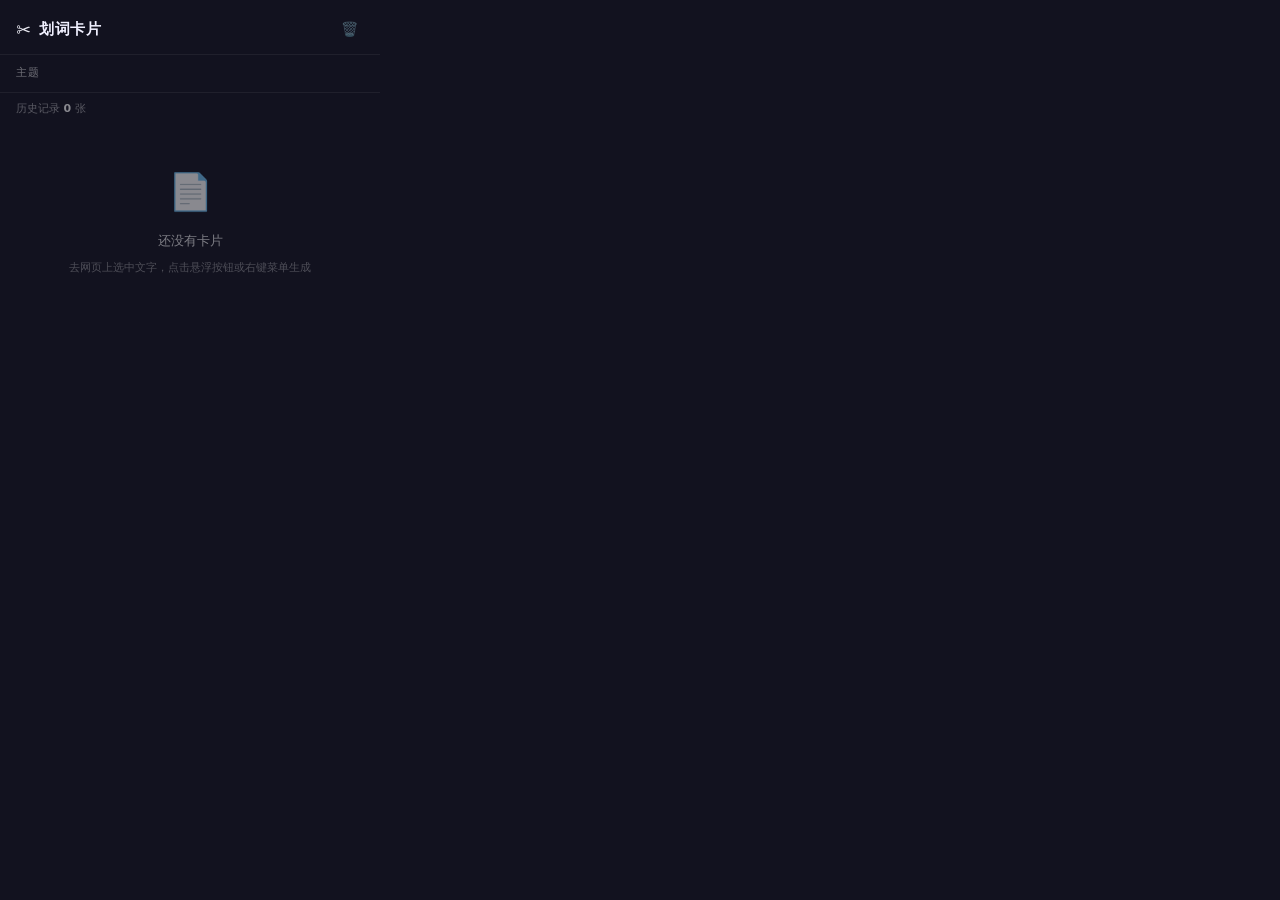
<file: roy/chrome插件test/popup.html>
<!DOCTYPE html>
<html lang="zh-CN">
<head>
  <meta charset="UTF-8" />
  <meta name="viewport" content="width=device-width, initial-scale=1.0" />
  <title>划词卡片</title>
  <link rel="stylesheet" href="popup.css" />
</head>
<body>

  <!-- Header -->
  <header class="header">
    <div class="header-left">
      <span class="logo">✂️</span>
      <h1 class="title">划词卡片</h1>
    </div>
    <button id="btn-clear" class="btn-ghost" title="清空历史">🗑️</button>
  </header>

  <!-- Theme Picker -->
  <section class="theme-section">
    <span class="section-label">主题</span>
    <div id="theme-picker" class="theme-picker"></div>
  </section>

  <!-- History -->
  <div id="count-bar" class="count-bar">历史记录 <span id="count">0</span> 张</div>

  <main id="history-list" class="history-list"></main>

  <div id="empty-state" class="empty-state" hidden>
    <div class="empty-icon">📄</div>
    <p>还没有卡片</p>
    <p class="empty-sub">去网页上选中文字，点击悬浮按钮或右键菜单生成</p>
  </div>

  <script src="popup.js"></script>
</body>
</html>
</file>
<file: docs/style.css>
/* ==========================================================================
   Vibe Coding Workshop — Apple-inspired GitHub Pages
   ========================================================================== */

/* ---------- Reset & Base ---------- */
*, *::before, *::after { margin: 0; padding: 0; box-sizing: border-box; }

:root {
  --text:        #1d1d1f;
  --text-muted:  #86868b;
  --text-light:  #f5f5f7;
  --bg:          #ffffff;
  --bg-alt:      #f5f5f7;
  --bg-dark:     #000000;
  --accent:      #0071e3;
  --accent-hover:#0077ed;
  --border:      #d2d2d7;
  --radius:      14px;
  --radius-sm:   10px;
  --max-w:       980px;
  --font: -apple-system, BlinkMacSystemFont, "SF Pro Display", "SF Pro Text",
          "Helvetica Neue", "Segoe UI", Roboto, sans-serif;
}

html {
  font-size: 16px;
  scroll-behavior: smooth;
  -webkit-font-smoothing: antialiased;
  -moz-osx-font-smoothing: grayscale;
}

body {
  font-family: var(--font);
  color: var(--text);
  background: var(--bg);
  line-height: 1.5;
  overflow-x: hidden;
}

a { color: var(--accent); text-decoration: none; }
a:hover { text-decoration: underline; }
img { max-width: 100%; display: block; }

.container {
  max-width: var(--max-w);
  margin: 0 auto;
  padding: 0 24px;
}

/* ---------- Nav ---------- */
.nav {
  position: fixed;
  top: 0;
  left: 0;
  right: 0;
  z-index: 1000;
  background: rgba(255,255,255,0.72);
  backdrop-filter: saturate(180%) blur(20px);
  -webkit-backdrop-filter: saturate(180%) blur(20px);
  border-bottom: 0.5px solid rgba(0,0,0,0.08);
}

.nav-inner {
  max-width: var(--max-w);
  margin: 0 auto;
  padding: 0 24px;
  height: 48px;
  display: flex;
  align-items: center;
  justify-content: space-between;
}

.nav-logo {
  font-size: 15px;
  font-weight: 600;
  color: var(--text);
  letter-spacing: -0.01em;
}
.nav-logo:hover { text-decoration: none; }

.nav-links {
  display: flex;
  align-items: center;
  gap: 28px;
}

.nav-links a {
  font-size: 13px;
  color: var(--text);
  opacity: 0.8;
  transition: opacity 0.2s;
}
.nav-links a:hover { opacity: 1; text-decoration: none; }

.nav-cta {
  font-weight: 500;
  color: var(--accent) !important;
  opacity: 1 !important;
}

/* ---------- Buttons ---------- */
.btn {
  display: inline-block;
  padding: 12px 24px;
  border-radius: 980px;
  font-size: 17px;
  font-weight: 400;
  letter-spacing: -0.01em;
  transition: all 0.2s;
  cursor: pointer;
  border: none;
}
.btn:hover { text-decoration: none; }

.btn-primary {
  background: var(--accent);
  color: #fff;
}
.btn-primary:hover { background: var(--accent-hover); }

.btn-ghost {
  background: transparent;
  color: var(--accent);
}
.btn-ghost:hover { text-decoration: underline; }

.btn-lg {
  padding: 16px 32px;
  font-size: 19px;
}

/* ---------- Sections ---------- */
.section {
  padding: 100px 0;
  text-align: center;
}

.section-alt { background: var(--bg-alt); }

.section-dark {
  background: var(--bg-dark);
  color: var(--text-light);
}

.section-eyebrow {
  font-size: 15px;
  font-weight: 600;
  color: var(--accent);
  text-transform: uppercase;
  letter-spacing: 0.04em;
  margin-bottom: 8px;
}
.section-dark .section-eyebrow { color: #6cb4ff; }

.section-title {
  font-size: 48px;
  font-weight: 700;
  letter-spacing: -0.025em;
  line-height: 1.1;
  margin-bottom: 16px;
}

.section-desc {
  font-size: 19px;
  color: var(--text-muted);
  line-height: 1.5;
  max-width: 600px;
  margin: 0 auto 48px;
}
.section-dark .section-desc { color: #a1a1a6; }

/* ---------- Hero ---------- */
.hero {
  padding: 160px 0 100px;
  text-align: center;
  background: linear-gradient(180deg, #fbfbfd 0%, #fff 100%);
}

.hero-eyebrow {
  font-size: 14px;
  font-weight: 500;
  color: var(--text-muted);
  letter-spacing: 0.02em;
  margin-bottom: 16px;
}

.hero-title {
  font-size: 56px;
  font-weight: 700;
  letter-spacing: -0.03em;
  line-height: 1.08;
  margin-bottom: 20px;
  background: linear-gradient(135deg, var(--text) 0%, #434343 100%);
  -webkit-background-clip: text;
  -webkit-text-fill-color: transparent;
  background-clip: text;
}

.hero-subtitle {
  font-size: 21px;
  color: var(--text-muted);
  line-height: 1.5;
  max-width: 600px;
  margin: 0 auto 36px;
}
.hero-subtitle strong {
  color: var(--text);
  -webkit-text-fill-color: var(--text);
}

.hero-actions {
  display: flex;
  justify-content: center;
  gap: 16px;
}

/* ---------- Card Demo ---------- */
.card-demo {
  display: flex;
  justify-content: center;
  margin: 56px 0 40px;
}

.card-mock {
  background: #fff;
  border-radius: var(--radius);
  padding: 36px 40px;
  width: 440px;
  text-align: left;
  box-shadow:
    0 0 0 0.5px rgba(255,255,255,0.1),
    0 20px 60px rgba(0,0,0,0.5);
}

.card-mock-context {
  font-size: 13px;
  color: #888;
  line-height: 1.7;
  margin: 2px 0;
}

.card-mock-highlight {
  display: flex;
  gap: 14px;
  margin: 14px 0;
}

.card-mock-bar {
  flex-shrink: 0;
  width: 4px;
  border-radius: 2px;
  background: linear-gradient(180deg, #0071e3, #5e5ce6);
}

.card-mock-text {
  font-size: 17px;
  font-weight: 600;
  color: #1d1d1f;
  line-height: 1.65;
}

.card-mock-divider {
  border: none;
  border-top: 1px solid #e8e8e8;
  margin: 20px 0 16px;
}

.card-mock-footer {
  display: flex;
  justify-content: space-between;
  align-items: center;
}

.card-mock-source {
  font-size: 13px;
  color: #555;
  font-weight: 500;
}

.card-mock-hint {
  font-size: 11px;
  color: #aaa;
  margin-top: 2px;
}

.card-mock-qr {
  opacity: 0.6;
}

/* Feature chips */
.features-strip {
  display: flex;
  justify-content: center;
  flex-wrap: wrap;
  gap: 10px;
}

.feature-chip {
  padding: 8px 18px;
  border-radius: 980px;
  font-size: 14px;
  font-weight: 500;
  background: rgba(255,255,255,0.08);
  color: #ccc;
  border: 1px solid rgba(255,255,255,0.1);
}

/* ---------- Reasons grid ---------- */
.reasons-grid {
  display: grid;
  grid-template-columns: repeat(2, 1fr);
  gap: 20px;
  max-width: 720px;
  margin: 0 auto;
  text-align: left;
}

.reason-card {
  padding: 32px 28px;
  background: var(--bg-alt);
  border-radius: var(--radius);
  border: 1px solid var(--border);
  transition: transform 0.2s, box-shadow 0.2s;
}
.reason-card:hover {
  transform: translateY(-2px);
  box-shadow: 0 8px 24px rgba(0,0,0,0.06);
}

.reason-icon {
  font-size: 28px;
  margin-bottom: 12px;
}

.reason-card h3 {
  font-size: 17px;
  font-weight: 600;
  margin-bottom: 6px;
  letter-spacing: -0.01em;
}

.reason-card p {
  font-size: 14px;
  color: var(--text-muted);
  line-height: 1.5;
}

/* ---------- Timeline ---------- */
.timeline {
  max-width: 560px;
  margin: 0 auto;
  text-align: left;
  position: relative;
}

.timeline::before {
  content: "";
  position: absolute;
  left: 7px;
  top: 8px;
  bottom: 8px;
  width: 2px;
  background: var(--border);
  border-radius: 1px;
}

.timeline-item {
  position: relative;
  padding-left: 36px;
  padding-bottom: 32px;
}
.timeline-item:last-child { padding-bottom: 0; }

.timeline-dot {
  position: absolute;
  left: 0;
  top: 6px;
  width: 16px;
  height: 16px;
  border-radius: 50%;
  background: var(--bg-alt);
  border: 2px solid var(--border);
  transition: all 0.2s;
}

.timeline-item-highlight .timeline-dot {
  background: var(--accent);
  border-color: var(--accent);
  box-shadow: 0 0 0 4px rgba(0,113,227,0.15);
}

.timeline-time {
  font-size: 12px;
  font-weight: 600;
  color: var(--text-muted);
  letter-spacing: 0.02em;
  margin-bottom: 2px;
}

.timeline-content h3 {
  font-size: 17px;
  font-weight: 600;
  letter-spacing: -0.01em;
  margin-bottom: 4px;
}
.timeline-item-highlight .timeline-content h3 { color: var(--accent); }

.timeline-content p {
  font-size: 14px;
  color: var(--text-muted);
  line-height: 1.45;
}

/* ---------- Skills grid ---------- */
.skills-grid {
  display: grid;
  grid-template-columns: repeat(3, 1fr);
  gap: 16px;
  max-width: 720px;
  margin: 0 auto;
}

.skill-card {
  padding: 28px 20px;
  background: var(--bg-alt);
  border-radius: var(--radius-sm);
  border: 1px solid var(--border);
  text-align: center;
  transition: transform 0.2s;
}
.skill-card:hover { transform: translateY(-2px); }

.skill-icon { font-size: 28px; margin-bottom: 10px; }

.skill-name {
  font-size: 15px;
  font-weight: 600;
  margin-bottom: 4px;
  letter-spacing: -0.01em;
}

.skill-desc {
  font-size: 13px;
  color: var(--text-muted);
}

/* ---------- Prerequisites ---------- */
.prereqs-list {
  display: flex;
  flex-direction: column;
  align-items: center;
  gap: 14px;
  margin-bottom: 24px;
}

.prereq-item {
  display: flex;
  align-items: center;
  gap: 12px;
  font-size: 19px;
  color: var(--text-light);
}

.prereq-check { font-size: 20px; }

.prereqs-note {
  font-size: 15px;
  color: #86868b;
  font-style: italic;
}

/* ---------- Quote ---------- */
.section-quote {
  padding: 100px 0;
  background: var(--bg-alt);
}

.quote {
  font-size: 32px;
  font-weight: 600;
  letter-spacing: -0.02em;
  line-height: 1.35;
  color: var(--text);
  max-width: 700px;
  margin: 0 auto;
  text-align: center;
}

/* ---------- CTA ---------- */
.section-cta {
  padding: 120px 0;
  background: linear-gradient(180deg, #fff 0%, #f5f5f7 100%);
}

.cta-title {
  font-size: 48px;
  font-weight: 700;
  letter-spacing: -0.025em;
  margin-bottom: 12px;
}

.cta-desc {
  font-size: 19px;
  color: var(--text-muted);
  margin-bottom: 32px;
}

/* ---------- Footer ---------- */
.footer {
  padding: 32px 0;
  text-align: center;
  border-top: 1px solid var(--border);
  font-size: 13px;
  color: var(--text-muted);
}

.footer-sub {
  margin-top: 6px;
}

.footer-sub a {
  color: var(--text-muted);
}
.footer-sub a:hover { color: var(--accent); }

/* ---------- Responsive ---------- */
@media (max-width: 768px) {
  .hero { padding: 120px 0 72px; }

  .hero-title { font-size: 36px; }
  .hero-subtitle { font-size: 17px; }

  .section { padding: 72px 0; }
  .section-title { font-size: 32px; }
  .section-desc { font-size: 17px; }

  .nav-links a:not(.nav-cta) { display: none; }

  .reasons-grid { grid-template-columns: 1fr; }
  .skills-grid { grid-template-columns: repeat(2, 1fr); }

  .card-mock { width: 100%; padding: 28px; }

  .quote { font-size: 24px; }
  .cta-title { font-size: 32px; }

  .btn-lg { padding: 14px 28px; font-size: 17px; }
}

@media (max-width: 480px) {
  .skills-grid { grid-template-columns: 1fr; }
  .hero-title { font-size: 30px; }
  .hero-actions { flex-direction: column; align-items: center; }
  .prereq-item { font-size: 17px; }
}
</file>
<file: reference/docs/style.css>
/* style.css — 项目主页样式 */

:root {
  --primary: #4F46E5;
  --primary-light: #EEF2FF;
  --text: #1a1a1a;
  --text-muted: #666;
  --bg: #ffffff;
  --bg-alt: #f8fafc;
  --border: #e5e7eb;
  --radius: 12px;
}

* { margin: 0; padding: 0; box-sizing: border-box; }

body {
  font-family: -apple-system, BlinkMacSystemFont, "Segoe UI", Roboto, sans-serif;
  color: var(--text);
  background: var(--bg);
  line-height: 1.7;
}

.container {
  max-width: 800px;
  margin: 0 auto;
  padding: 0 24px;
}

/* Hero */
.hero {
  text-align: center;
  padding: 80px 24px 48px;
  background: linear-gradient(180deg, var(--primary-light) 0%, var(--bg) 100%);
}

.hero-badge {
  display: inline-block;
  font-size: 12px;
  background: var(--primary);
  color: #fff;
  padding: 4px 14px;
  border-radius: 20px;
  margin-bottom: 16px;
  letter-spacing: 0.5px;
}

.hero h1 {
  font-size: 42px;
  margin-bottom: 16px;
}

.hero-desc {
  font-size: 17px;
  color: var(--text-muted);
  max-width: 520px;
  margin: 0 auto 28px;
}

.hero-actions {
  display: flex;
  gap: 12px;
  justify-content: center;
  flex-wrap: wrap;
}

.btn {
  display: inline-block;
  padding: 12px 28px;
  border-radius: 10px;
  font-size: 15px;
  font-weight: 600;
  text-decoration: none;
  transition: all 0.2s;
}

.btn-primary {
  background: var(--primary);
  color: #fff;
}

.btn-primary:hover {
  background: #4338CA;
  transform: translateY(-1px);
}

.btn-ghost {
  border: 1.5px solid var(--border);
  color: var(--text-muted);
}

.btn-ghost:hover {
  border-color: var(--primary);
  color: var(--primary);
}

/* Screenshot */
.screenshot {
  padding: 32px 0 64px;
  text-align: center;
}

.screenshot-placeholder {
  display: inline-block;
  padding: 24px;
  background: #f1f5f9;
  border-radius: 16px;
  box-shadow: 0 12px 40px rgba(0,0,0,0.08);
}

.mock-card {
  background: #fff;
  border-radius: var(--radius);
  padding: 32px;
  width: 400px;
  text-align: left;
  font-size: 14px;
}

.mock-context {
  color: #aaa;
  margin: 4px 0;
  line-height: 1.7;
}

.mock-highlight {
  display: flex;
  gap: 12px;
  margin: 10px 0;
  font-size: 16px;
  font-weight: 600;
  color: #1a1a1a;
  line-height: 1.7;
}

.mock-bar {
  flex-shrink: 0;
  width: 4px;
  border-radius: 2px;
  background: var(--primary);
}

.mock-divider {
  border: none;
  border-top: 1px solid var(--border);
  margin: 20px 0 14px;
}

.mock-source {
  display: flex;
  justify-content: space-between;
  align-items: center;
  font-size: 12px;
  color: #aaa;
}

.mock-qr {
  font-size: 28px;
  color: #ccc;
}

/* Features */
.features {
  padding: 64px 0;
  background: var(--bg-alt);
}

.features h2 {
  text-align: center;
  font-size: 26px;
  margin-bottom: 40px;
}

.features-grid {
  display: grid;
  grid-template-columns: repeat(3, 1fr);
  gap: 20px;
}

.feature-card {
  background: #fff;
  padding: 24px 20px;
  border-radius: var(--radius);
  border: 1px solid var(--border);
  text-align: center;
  transition: all 0.2s;
}

.feature-card:hover {
  border-color: var(--primary);
  transform: translateY(-2px);
  box-shadow: 0 6px 20px rgba(79, 70, 229, 0.08);
}

.feature-icon {
  font-size: 32px;
  margin-bottom: 12px;
}

.feature-card h3 {
  font-size: 15px;
  margin-bottom: 6px;
}

.feature-card p {
  font-size: 13px;
  color: var(--text-muted);
  line-height: 1.5;
}

/* Install */
.install {
  padding: 64px 0;
}

.install h2 {
  text-align: center;
  font-size: 26px;
  margin-bottom: 40px;
}

.install-steps {
  list-style: none;
  counter-reset: step;
}

.install-steps li {
  counter-increment: step;
  padding: 20px 24px;
  margin-bottom: 16px;
  background: var(--bg-alt);
  border-radius: var(--radius);
  border-left: 4px solid var(--primary);
}

.install-steps li::before {
  content: counter(step);
  display: inline-flex;
  align-items: center;
  justify-content: center;
  width: 26px;
  height: 26px;
  background: var(--primary);
  color: #fff;
  border-radius: 50%;
  font-size: 13px;
  font-weight: 700;
  margin-right: 10px;
  margin-bottom: -4px;
}

.install-steps li strong {
  font-size: 15px;
}

.install-steps li p {
  font-size: 14px;
  color: var(--text-muted);
  margin: 6px 0;
}

.install-steps code {
  display: inline-block;
  background: #1e293b;
  color: #e2e8f0;
  padding: 8px 14px;
  border-radius: 8px;
  font-size: 13px;
  margin-top: 4px;
}

/* Footer */
footer {
  text-align: center;
  padding: 40px 24px;
  font-size: 13px;
  color: var(--text-muted);
  border-top: 1px solid var(--border);
}

footer a {
  color: var(--primary);
  text-decoration: none;
}

footer a:hover {
  text-decoration: underline;
}

/* Responsive */
@media (max-width: 640px) {
  .hero h1 { font-size: 30px; }
  .features-grid { grid-template-columns: 1fr; }
  .mock-card { width: 100%; }
}
</file>
<file: kky/popup.css>
/* ============================================================
   划词卡片 Popup 样式
   固定宽度 380px，Chrome 扩展 popup 窗口
   ============================================================ */

* {
  box-sizing: border-box;
  margin: 0;
  padding: 0;
}

body {
  width: 380px;
  min-height: 80px;
  max-height: 560px;
  font-family: -apple-system, "PingFang SC", "Helvetica Neue", sans-serif;
  font-size: 13px;
  color: #1a1a1a;
  background: #f7f7f8;
  overflow: hidden;
  display: flex;
  flex-direction: column;
}

/* ── 顶部标题栏 ─────────────────────────────────────────── */
.header {
  display: flex;
  align-items: center;
  justify-content: space-between;
  padding: 14px 16px 12px;
  background: #fff;
  border-bottom: 1px solid #ebebeb;
  flex-shrink: 0;
}

.header-left {
  display: flex;
  align-items: center;
  gap: 7px;
}

.header-icon {
  font-size: 18px;
  line-height: 1;
}

.header-title {
  font-size: 15px;
  font-weight: 600;
  color: #1a1a1a;
  letter-spacing: 0.2px;
}

.header-count {
  font-size: 12px;
  color: #888;
  background: #f0f0f2;
  padding: 3px 10px;
  border-radius: 20px;
}

/* ── 历史列表 ──────────────────────────────────────────── */
.list {
  flex: 1;
  overflow-y: auto;
  padding: 8px 0;
}

/* 自定义滚动条 */
.list::-webkit-scrollbar {
  width: 4px;
}
.list::-webkit-scrollbar-track {
  background: transparent;
}
.list::-webkit-scrollbar-thumb {
  background: #d0d0d5;
  border-radius: 2px;
}

/* ── 单条历史记录 ────────────────────────────────────────── */
.item {
  display: flex;
  gap: 12px;
  padding: 12px 16px;
  background: #fff;
  margin: 0 8px 6px;
  border-radius: 10px;
  border: 1px solid #ebebeb;
  transition: box-shadow 0.15s, transform 0.2s, opacity 0.2s;
  cursor: default;
}

.item:hover {
  box-shadow: 0 2px 10px rgba(0, 0, 0, 0.07);
}

/* 缩略图 */
.item-thumb {
  width: 72px;
  height: 52px;
  object-fit: cover;
  object-position: top center;
  border-radius: 6px;
  border: 1px solid #e8e8e8;
  flex-shrink: 0;
  background: #f5f5f5;
}

/* 文字内容区 */
.item-content {
  flex: 1;
  min-width: 0;
  display: flex;
  flex-direction: column;
  gap: 4px;
}

/* 选中文字（最多 2 行） */
.item-text {
  font-size: 13px;
  font-weight: 500;
  color: #1a1a1a;
  line-height: 1.5;
  display: -webkit-box;
  -webkit-line-clamp: 2;
  -webkit-box-orient: vertical;
  overflow: hidden;
}

/* 来源标题 */
.item-source {
  font-size: 11px;
  color: #888;
  white-space: nowrap;
  overflow: hidden;
  text-overflow: ellipsis;
}

/* 时间 + 操作按钮行 */
.item-meta {
  display: flex;
  align-items: center;
  justify-content: space-between;
  margin-top: 2px;
}

.item-time {
  font-size: 11px;
  color: #bbb;
}

.item-actions {
  display: flex;
  gap: 4px;
}

/* 图标按钮 */
.icon-btn {
  width: 26px;
  height: 26px;
  border: none;
  border-radius: 6px;
  background: #f5f5f7;
  cursor: pointer;
  font-size: 13px;
  display: flex;
  align-items: center;
  justify-content: center;
  transition: background 0.12s, transform 0.1s;
  line-height: 1;
}

.icon-btn:hover {
  background: #ebebed;
}

.icon-btn:active {
  transform: scale(0.9);
}

.icon-btn-danger:hover {
  background: #fff0f0;
}

/* ── 空状态 ────────────────────────────────────────────── */
.empty {
  display: none;
  flex-direction: column;
  align-items: center;
  justify-content: center;
  padding: 40px 24px;
  text-align: center;
  gap: 8px;
}

.empty-icon {
  font-size: 36px;
  margin-bottom: 8px;
  opacity: 0.4;
}

.empty-title {
  font-size: 14px;
  font-weight: 600;
  color: #555;
}

.empty-desc {
  font-size: 12px;
  color: #aaa;
  line-height: 1.6;
}

/* ── 删除动画 ───────────────────────────────────────────── */
.item-removing {
  opacity: 0;
  transform: translateX(16px);
}
</file>
<file: MAT/popup.css>
* { box-sizing: border-box; margin: 0; padding: 0; }

body {
  width: 360px;
  min-height: 200px;
  max-height: 500px;
  overflow-y: auto;
  font-family: "PingFang SC", "Microsoft YaHei", sans-serif;
  background: #f8fafc;
  color: #1e293b;
}

header {
  display: flex;
  align-items: center;
  justify-content: space-between;
  padding: 14px 16px;
  background: #1e293b;
  color: #fff;
  position: sticky;
  top: 0;
  z-index: 10;
}

header h1 { font-size: 15px; font-weight: 600; }

#clearBtn {
  font-size: 12px;
  padding: 4px 10px;
  border: 1px solid rgba(255,255,255,0.3);
  border-radius: 6px;
  background: transparent;
  color: #fff;
  cursor: pointer;
}
#clearBtn:hover { background: rgba(255,255,255,0.1); }

.empty {
  text-align: center;
  padding: 40px 20px;
  color: #94a3b8;
  font-size: 13px;
  line-height: 2;
}

.grid {
  display: flex;
  flex-direction: column;
  gap: 0;
}

.card-item {
  display: flex;
  gap: 12px;
  padding: 12px 16px;
  border-bottom: 1px solid #e2e8f0;
  cursor: pointer;
  transition: background 0.15s;
}
.card-item:hover { background: #f1f5f9; }

.card-item img {
  width: 90px;
  height: 54px;
  object-fit: cover;
  border-radius: 6px;
  border: 1px solid #e2e8f0;
  flex-shrink: 0;
}

.card-info { flex: 1; min-width: 0; }

.card-text {
  font-size: 13px;
  font-weight: 500;
  color: #1e293b;
  white-space: nowrap;
  overflow: hidden;
  text-overflow: ellipsis;
  margin-bottom: 4px;
}

.card-url {
  font-size: 11px;
  color: #64748b;
  white-space: nowrap;
  overflow: hidden;
  text-overflow: ellipsis;
}

.card-time {
  font-size: 10px;
  color: #94a3b8;
  margin-top: 4px;
}
</file>
<file: peter/popup.css>
/* ================================================================
   划词卡片 — popup.css
   ================================================================ */

* {
  box-sizing: border-box;
  margin: 0;
  padding: 0;
}

body {
  width: 380px;
  min-height: 120px;
  font-family: -apple-system, "PingFang SC", "Helvetica Neue", sans-serif;
  font-size: 13px;
  color: #1a1a1a;
  background: #f7f7f8;
  overflow-x: hidden;
}

.hidden {
  display: none !important;
}

/* ---- Header -------------------------------------------------------- */
.header {
  display: flex;
  align-items: center;
  justify-content: space-between;
  padding: 14px 16px 12px;
  background: #ffffff;
  border-bottom: 1px solid #ebebeb;
  position: sticky;
  top: 0;
  z-index: 10;
}

.header-title {
  display: flex;
  align-items: center;
  gap: 6px;
}

.header-icon {
  font-size: 16px;
  line-height: 1;
}

.header-name {
  font-size: 15px;
  font-weight: 600;
  color: #111;
  letter-spacing: -0.01em;
}

.count-badge {
  font-size: 11px;
  color: #888;
  background: #f0f0f0;
  padding: 3px 8px;
  border-radius: 100px;
  white-space: nowrap;
}

/* ---- History List -------------------------------------------------- */
.history-list {
  display: flex;
  flex-direction: column;
  gap: 1px;
  background: #ebebeb;
  max-height: 520px;
  overflow-y: auto;
}

.history-list::-webkit-scrollbar {
  width: 4px;
}

.history-list::-webkit-scrollbar-thumb {
  background: #d0d0d0;
  border-radius: 4px;
}

/* ---- History Item -------------------------------------------------- */
.history-item {
  display: flex;
  gap: 12px;
  align-items: flex-start;
  padding: 12px 14px;
  background: #ffffff;
  cursor: default;
  transition: background 0.12s ease;
  animation: item-in 0.2s ease both;
}

.history-item:hover {
  background: #fafafa;
}

/* 缩略图 */
.item-thumb {
  flex-shrink: 0;
  width: 72px;
  height: 52px;
  object-fit: cover;
  object-position: top center;
  border-radius: 6px;
  border: 1px solid #e8e8e8;
  background: #f5f5f5;
}

/* 右侧内容 */
.item-body {
  flex: 1;
  min-width: 0;
  display: flex;
  flex-direction: column;
  gap: 4px;
}

.item-text {
  font-size: 13px;
  font-weight: 500;
  color: #111;
  line-height: 1.45;
  display: -webkit-box;
  -webkit-line-clamp: 2;
  -webkit-box-orient: vertical;
  overflow: hidden;
}

.item-source {
  font-size: 11px;
  color: #888;
  white-space: nowrap;
  overflow: hidden;
  text-overflow: ellipsis;
}

/* 底部：时间 + 操作按钮 */
.item-footer {
  display: flex;
  align-items: center;
  justify-content: space-between;
  margin-top: 2px;
}

.item-time {
  font-size: 11px;
  color: #aaa;
}

.item-actions {
  display: flex;
  gap: 4px;
}

/* 操作按钮（图标式） */
.btn-action {
  all: unset;
  display: inline-flex;
  align-items: center;
  justify-content: center;
  width: 26px;
  height: 26px;
  border-radius: 6px;
  cursor: pointer;
  font-size: 13px;
  color: #888;
  transition: background 0.12s ease, color 0.12s ease;
}

.btn-action:hover {
  background: #f0f0f0;
  color: #333;
}

.btn-action.btn-delete:hover {
  background: #fff0f0;
  color: #e53e3e;
}

.btn-action.btn-copied {
  color: #22c55e;
}

/* ---- Empty State --------------------------------------------------- */
.empty-state {
  display: flex;
  flex-direction: column;
  align-items: center;
  justify-content: center;
  padding: 40px 24px 44px;
  text-align: center;
  background: #ffffff;
}

.empty-icon {
  font-size: 36px;
  margin-bottom: 12px;
  opacity: 0.4;
}

.empty-title {
  font-size: 14px;
  font-weight: 600;
  color: #333;
  margin-bottom: 6px;
}

.empty-hint {
  font-size: 12px;
  color: #999;
  line-height: 1.6;
}

/* ---- Loading State ------------------------------------------------- */
.loading-state {
  display: flex;
  align-items: center;
  justify-content: center;
  padding: 40px;
  background: #ffffff;
}

.loading-dot {
  width: 8px;
  height: 8px;
  border-radius: 50%;
  background: #ccc;
  animation: pulse 1s ease infinite;
}

/* ---- Item fade-out on delete --------------------------------------- */
.history-item.removing {
  animation: item-out 0.18s ease forwards;
}

/* ---- Animations ---------------------------------------------------- */
@keyframes item-in {
  from { opacity: 0; transform: translateY(4px); }
  to   { opacity: 1; transform: translateY(0);   }
}

@keyframes item-out {
  from { opacity: 1; max-height: 80px; }
  to   { opacity: 0; max-height: 0;    padding: 0; }
}

@keyframes pulse {
  0%, 100% { opacity: 0.3; transform: scale(0.85); }
  50%       { opacity: 1;   transform: scale(1);    }
}
</file>
<file: reference/popup.css>
/* popup.css — 弹窗样式 */

* {
  margin: 0;
  padding: 0;
  box-sizing: border-box;
}

body {
  width: 360px;
  font-family: -apple-system, "Segoe UI", sans-serif;
  background: #fafafa;
  color: #333;
}

header {
  background: linear-gradient(135deg, #4F46E5, #7C3AED);
  color: #fff;
  padding: 20px 16px 16px;
}

header h1 {
  font-size: 18px;
  margin-bottom: 4px;
}

.subtitle {
  font-size: 12px;
  opacity: 0.85;
}

/* 统计 */
#stats {
  padding: 12px 16px;
  font-size: 13px;
  color: #666;
  border-bottom: 1px solid #eee;
}

.stat-item strong {
  color: #4F46E5;
}

/* 历史列表 */
#history {
  padding: 12px 16px;
}

#history h2 {
  font-size: 14px;
  margin-bottom: 10px;
  color: #555;
}

.history-grid {
  display: flex;
  flex-direction: column;
  gap: 10px;
  max-height: 360px;
  overflow-y: auto;
}

.empty-hint {
  font-size: 13px;
  color: #aaa;
  text-align: center;
  padding: 24px 0;
}

/* 历史卡片 */
.history-item {
  display: flex;
  gap: 10px;
  padding: 10px;
  background: #fff;
  border: 1px solid #eee;
  border-radius: 10px;
  cursor: pointer;
  transition: all 0.15s ease;
}

.history-item:hover {
  border-color: #c7d2fe;
  box-shadow: 0 2px 8px rgba(79, 70, 229, 0.08);
}

.history-thumb {
  width: 56px;
  height: 56px;
  border-radius: 6px;
  object-fit: cover;
  flex-shrink: 0;
  background: #f0f0f0;
}

.history-info {
  flex: 1;
  min-width: 0;
}

.history-text {
  font-size: 13px;
  color: #333;
  line-height: 1.4;
  display: -webkit-box;
  -webkit-line-clamp: 2;
  -webkit-box-orient: vertical;
  overflow: hidden;
}

.history-meta {
  font-size: 11px;
  color: #aaa;
  margin-top: 4px;
  white-space: nowrap;
  overflow: hidden;
  text-overflow: ellipsis;
}

.history-delete {
  align-self: flex-start;
  background: none;
  border: none;
  font-size: 14px;
  cursor: pointer;
  opacity: 0;
  transition: opacity 0.15s;
  padding: 2px;
}

.history-item:hover .history-delete {
  opacity: 0.5;
}

.history-delete:hover {
  opacity: 1 !important;
}

/* 底栏 */
footer {
  padding: 12px 16px;
  border-top: 1px solid #eee;
  text-align: center;
}

.btn-text {
  background: none;
  border: none;
  color: #aaa;
  font-size: 12px;
  cursor: pointer;
}

.btn-text:hover {
  color: #e11d48;
}
</file>
<file: sibei/styles.css>
/* 全局样式 */
* {
  margin: 0;
  padding: 0;
  box-sizing: border-box;
}

body {
  font-family: -apple-system, BlinkMacSystemFont, 'Segoe UI', Roboto, 'Helvetica Neue', Arial, sans-serif;
  background: #f5f5f5;
  color: #333;
}

/* 通用按钮 */
.btn {
  padding: 8px 16px;
  border: none;
  border-radius: 6px;
  font-size: 14px;
  font-weight: 500;
  cursor: pointer;
  transition: all 0.2s;
}

.btn-primary {
  background: #4F46E5;
  color: white;
}

.btn-primary:hover {
  background: #4338CA;
}

.btn-secondary {
  background: #E5E7EB;
  color: #374151;
}

.btn-secondary:hover {
  background: #D1D5DB;
}

.btn-outline {
  background: transparent;
  border: 1px solid #D1D5DB;
  color: #374151;
}

.btn-outline:hover {
  background: #F3F4F6;
}

.btn-danger {
  background: #FEF2F2;
  color: #DC2626;
}

.btn-danger:hover {
  background: #FEE2E2;
}

.btn-sm {
  padding: 4px 10px;
  font-size: 12px;
}

.btn:disabled {
  opacity: 0.5;
  cursor: not-allowed;
}

/* 通知 */
.notification {
  display: none;
  padding: 12px 16px;
  border-radius: 6px;
  font-size: 14px;
  margin-top: 10px;
}

.notification.success {
  background: #D1FAE5;
  color: #065F46;
}

.notification.error {
  background: #FEE2E2;
  color: #991B1B;
}

/* Popup 样式 */
body.popup {
  min-width: 320px;
  max-width: 400px;
  background: white;
}

.popup-container {
  padding: 16px;
}

.popup-header h1 {
  font-size: 18px;
  font-weight: 600;
  margin-bottom: 12px;
}

.popup-content {
  display: flex;
  flex-direction: column;
  gap: 12px;
}

.popup-content textarea {
  width: 100%;
  padding: 10px;
  border: 1px solid #D1D5DB;
  border-radius: 6px;
  font-size: 14px;
  resize: vertical;
  font-family: inherit;
}

.popup-content input {
  width: 100%;
  padding: 8px 12px;
  border: 1px solid #D1D5DB;
  border-radius: 6px;
  font-size: 14px;
}

.popup-content input::placeholder,
.popup-content textarea::placeholder {
  color: #9CA3AF;
}

.popup-actions {
  display: flex;
  justify-content: flex-end;
}

.popup-links {
  display: flex;
  flex-direction: column;
  gap: 8px;
  padding-top: 8px;
  border-top: 1px solid #E5E7EB;
}

.popup-links .link {
  color: #4F46E5;
  text-decoration: none;
  font-size: 13px;
}

.popup-links .link:hover {
  text-decoration: underline;
}

/* Dashboard 样式 */
body.dashboard {
  background: #F9FAFB;
}

.dashboard-container {
  max-width: 1200px;
  margin: 0 auto;
  padding: 24px;
}

.dashboard-header {
  display: flex;
  justify-content: space-between;
  align-items: center;
  margin-bottom: 24px;
}

.dashboard-header h1 {
  font-size: 28px;
  font-weight: 700;
}

.header-actions {
  display: flex;
  gap: 12px;
}

.dashboard-filters {
  display: flex;
  gap: 12px;
  margin-bottom: 24px;
}

.search-input {
  flex: 1;
  padding: 10px 14px;
  border: 1px solid #D1D5DB;
  border-radius: 6px;
  font-size: 14px;
}

.filter-select {
  padding: 10px 14px;
  border: 1px solid #D1D5DB;
  border-radius: 6px;
  font-size: 14px;
  background: white;
  cursor: pointer;
}

.items-container {
  display: flex;
  flex-direction: column;
  gap: 16px;
}

.empty-state {
  text-align: center;
  padding: 48px 24px;
  color: #9CA3AF;
  font-size: 16px;
}

/* 内容卡片 */
.item-card {
  background: white;
  border-radius: 8px;
  padding: 16px;
  box-shadow: 0 1px 3px rgba(0, 0, 0, 0.1);
}

.item-header {
  display: flex;
  justify-content: space-between;
  align-items: center;
  margin-bottom: 12px;
}

.item-type {
  padding: 4px 10px;
  border-radius: 4px;
  font-size: 12px;
  font-weight: 600;
  text-transform: uppercase;
}

.type-article { background: #DBEAFE; color: #1E40AF; }
.type-quote { background: #FEF3C7; color: #92400E; }
.type-video { background: #FEE2E2; color: #991B1B; }
.type-prompt { background: #E0E7FF; color: #3730A3; }
.type-tool { background: #D1FAE5; color: #065F46; }
.type-other { background: #F3F4F6; color: #4B5563; }

.item-date {
  color: #9CA3AF;
  font-size: 12px;
}

.item-content {
  font-size: 15px;
  line-height: 1.6;
  color: #1F2937;
  margin-bottom: 8px;
}

.item-summary {
  font-size: 13px;
  color: #6B7280;
  font-style: italic;
  margin-bottom: 8px;
  padding: 8px;
  background: #F9FAFB;
  border-left: 3px solid #4F46E5;
  border-radius: 4px;
}

.item-url {
  font-size: 12px;
  color: #4F46E5;
  margin-bottom: 8px;
}

.item-url a {
  color: #4F46E5;
  text-decoration: none;
}

.item-url a:hover {
  text-decoration: underline;
}

.tags-container {
  display: flex;
  flex-wrap: wrap;
  gap: 6px;
  margin-bottom: 12px;
}

.tag {
  display: inline-flex;
  align-items: center;
  gap: 4px;
  padding: 3px 8px;
  background: #F3F4F6;
  color: #4B5563;
  border-radius: 4px;
  font-size: 12px;
}

.tag-remove {
  cursor: pointer;
  font-size: 14px;
  color: #9CA3AF;
}

.tag-remove:hover {
  color: #EF4444;
}

.notes-area {
  width: 100%;
  min-height: 60px;
  padding: 10px;
  border: 1px solid #E5E7EB;
  border-radius: 6px;
  font-size: 13px;
  font-family: inherit;
  resize: vertical;
  margin-bottom: 12px;
  background: #FAFAFA;
}

.notes-area.editing {
  background: white;
  border-color: #4F46E5;
  box-shadow: 0 0 0 2px rgba(79, 70, 229, 0.1);
}

.item-actions {
  display: flex;
  gap: 8px;
  justify-content: flex-end;
}

/* Modal 模态框 */
.modal {
  display: none;
  position: fixed;
  top: 0;
  left: 0;
  width: 100%;
  height: 100%;
  background: rgba(0, 0, 0, 0.5);
  z-index: 1000;
  align-items: center;
  justify-content: center;
}

.modal-content {
  background: white;
  border-radius: 8px;
  width: 90%;
  max-width: 700px;
  max-height: 80vh;
  overflow-y: auto;
}

.modal-header {
  display: flex;
  justify-content: space-between;
  align-items: center;
  padding: 20px;
  border-bottom: 1px solid #E5E7EB;
}

.modal-header h2 {
  font-size: 20px;
  font-weight: 600;
}

.close-btn {
  font-size: 28px;
  color: #9CA3AF;
  cursor: pointer;
  border: none;
  background: none;
  padding: 0;
  width: 28px;
  height: 28px;
}

.close-btn:hover {
  color: #374151;
}

.modal-body {
  padding: 20px;
}

.modal-footer {
  display: flex;
  justify-content: flex-end;
  gap: 12px;
  padding: 16px 20px;
  border-top: 1px solid #E5E7EB;
}

.brief-overview {
  padding: 12px;
  background: #E0E7FF;
  border-radius: 6px;
  margin-bottom: 16px;
  font-weight: 500;
}

.brief-content {
  line-height: 1.8;
}

/* Settings 样式 */
body.settings {
  background: #F9FAFB;
}

.settings-container {
  max-width: 700px;
  margin: 0 auto;
  padding: 24px;
}

.settings-header {
  display: flex;
  justify-content: space-between;
  align-items: center;
  margin-bottom: 32px;
}

.settings-header h1 {
  font-size: 28px;
  font-weight: 700;
}

.settings-content {
  display: flex;
  flex-direction: column;
  gap: 32px;
}

.settings-section {
  background: white;
  padding: 24px;
  border-radius: 8px;
  box-shadow: 0 1px 3px rgba(0, 0, 0, 0.1);
}

.settings-section h2 {
  font-size: 18px;
  font-weight: 600;
  margin-bottom: 16px;
}

.form-group {
  margin-bottom: 16px;
}

.form-group label {
  display: block;
  margin-bottom: 6px;
  font-weight: 500;
  font-size: 14px;
  color: #374151;
}

.form-input {
  width: 100%;
  padding: 10px 14px;
  border: 1px solid #D1D5DB;
  border-radius: 6px;
  font-size: 14px;
}

.form-input:focus {
  outline: none;
  border-color: #4F46E5;
  box-shadow: 0 0 0 3px rgba(79, 70, 229, 0.1);
}

.form-help {
  font-size: 12px;
  color: #6B7280;
  margin-top: 4px;
}

.form-help a {
  color: #4F46E5;
}

.form-actions {
  display: flex;
  gap: 12px;
  flex-wrap: wrap;
}

.info-box {
  background: #F9FAFB;
  padding: 16px;
  border-radius: 6px;
  border-left: 4px solid #4F46E5;
}

.info-box h3 {
  font-size: 16px;
  font-weight: 600;
  margin-bottom: 12px;
}

.info-box ol {
  padding-left: 20px;
  line-height: 1.8;
}

.info-box li {
  margin-bottom: 4px;
}
</file>
<file: roy/chrome插件test/popup.css>
/* ── Reset & Base ────────────────────────────────────────────────────────── */

*, *::before, *::after { box-sizing: border-box; margin: 0; padding: 0; }

body {
  width: 380px;
  min-height: 200px;
  max-height: 600px;
  overflow: hidden;
  display: flex;
  flex-direction: column;
  background: #12121f;
  color: #e8e8f0;
  font-family: "PingFang SC", "Noto Sans SC", "Microsoft YaHei", system-ui, sans-serif;
  font-size: 13px;
  line-height: 1.5;
}

/* ── Header ─────────────────────────────────────────────────────────────── */

.header {
  display: flex;
  align-items: center;
  justify-content: space-between;
  padding: 14px 16px 10px;
  border-bottom: 1px solid rgba(255, 255, 255, 0.06);
  flex-shrink: 0;
}

.header-left {
  display: flex;
  align-items: center;
  gap: 8px;
}

.logo { font-size: 18px; }

.title {
  font-size: 15px;
  font-weight: 600;
  color: #f0f0ff;
  letter-spacing: 0.5px;
}

.btn-ghost {
  all: unset;
  width: 30px;
  height: 30px;
  border-radius: 6px;
  display: flex;
  align-items: center;
  justify-content: center;
  cursor: pointer;
  font-size: 14px;
  color: rgba(255, 255, 255, 0.4);
  transition: background 0.15s, color 0.15s;
}
.btn-ghost:hover { background: rgba(255,255,255,0.08); color: #e94560; }

/* ── Theme Section ──────────────────────────────────────────────────────── */

.theme-section {
  display: flex;
  align-items: center;
  gap: 12px;
  padding: 10px 16px;
  border-bottom: 1px solid rgba(255, 255, 255, 0.06);
  flex-shrink: 0;
}

.section-label {
  font-size: 11px;
  color: rgba(255, 255, 255, 0.4);
  text-transform: uppercase;
  letter-spacing: 1px;
  white-space: nowrap;
}

.theme-picker {
  display: flex;
  gap: 8px;
}

.theme-swatch {
  all: unset;
  width: 24px;
  height: 24px;
  border-radius: 50%;
  cursor: pointer;
  border: 2.5px solid transparent;
  transition: border-color 0.15s, transform 0.15s, box-shadow 0.15s;
}

.theme-swatch.active,
.theme-swatch:hover {
  border-color: rgba(255, 255, 255, 0.75);
  transform: scale(1.15);
  box-shadow: 0 0 8px var(--accent, rgba(255,255,255,0.3));
}

/* ── Count Bar ──────────────────────────────────────────────────────────── */

.count-bar {
  padding: 8px 16px 4px;
  font-size: 11px;
  color: rgba(255, 255, 255, 0.3);
  flex-shrink: 0;
}

#count {
  font-weight: 600;
  color: rgba(255, 255, 255, 0.5);
}

/* ── History List ───────────────────────────────────────────────────────── */

.history-list {
  flex: 1;
  overflow-y: auto;
  padding: 4px 0 8px;
}

.history-list::-webkit-scrollbar { width: 4px; }
.history-list::-webkit-scrollbar-track { background: transparent; }
.history-list::-webkit-scrollbar-thumb { background: rgba(255,255,255,0.12); border-radius: 2px; }

.card-item {
  display: flex;
  align-items: center;
  gap: 10px;
  padding: 10px 14px;
  border-radius: 10px;
  margin: 2px 8px;
  transition: background 0.15s;
  position: relative;
}

.card-item:hover { background: rgba(255, 255, 255, 0.05); }

.card-thumb {
  width: 80px;
  height: 45px;
  object-fit: cover;
  border-radius: 6px;
  flex-shrink: 0;
  box-shadow: 0 2px 8px rgba(0,0,0,0.4);
}

.card-info {
  flex: 1;
  min-width: 0;
  display: flex;
  flex-direction: column;
  gap: 2px;
}

.card-text {
  font-size: 12px;
  color: #d0d0e8;
  white-space: nowrap;
  overflow: hidden;
  text-overflow: ellipsis;
  line-height: 1.4;
}

.card-url {
  font-size: 11px;
  color: rgba(255, 255, 255, 0.35);
  text-decoration: none;
  white-space: nowrap;
  overflow: hidden;
  text-overflow: ellipsis;
  display: block;
}
.card-url:hover { color: #f7c948; text-decoration: underline; }

.card-date {
  font-size: 10px;
  color: rgba(255, 255, 255, 0.22);
}

/* ── Card Actions ───────────────────────────────────────────────────────── */

.card-actions {
  display: flex;
  flex-direction: column;
  gap: 4px;
  opacity: 0;
  transition: opacity 0.15s;
  flex-shrink: 0;
}

.card-item:hover .card-actions { opacity: 1; }

.card-actions button {
  all: unset;
  width: 28px;
  height: 28px;
  border-radius: 6px;
  display: flex;
  align-items: center;
  justify-content: center;
  font-size: 13px;
  cursor: pointer;
  background: rgba(255, 255, 255, 0.06);
  transition: background 0.15s;
}

.btn-copy:hover   { background: rgba(247, 201, 72, 0.2); }
.btn-delete:hover { background: rgba(233, 69, 96, 0.2); }

/* ── Empty State ────────────────────────────────────────────────────────── */

.empty-state {
  display: flex;
  flex-direction: column;
  align-items: center;
  justify-content: center;
  padding: 32px 24px;
  gap: 8px;
  flex: 1;
}

.empty-icon { font-size: 36px; margin-bottom: 4px; opacity: 0.5; }

.empty-state p {
  color: rgba(255, 255, 255, 0.45);
  font-size: 13px;
  text-align: center;
}

.empty-sub {
  font-size: 11px !important;
  color: rgba(255, 255, 255, 0.25) !important;
  line-height: 1.6;
}
</file>
